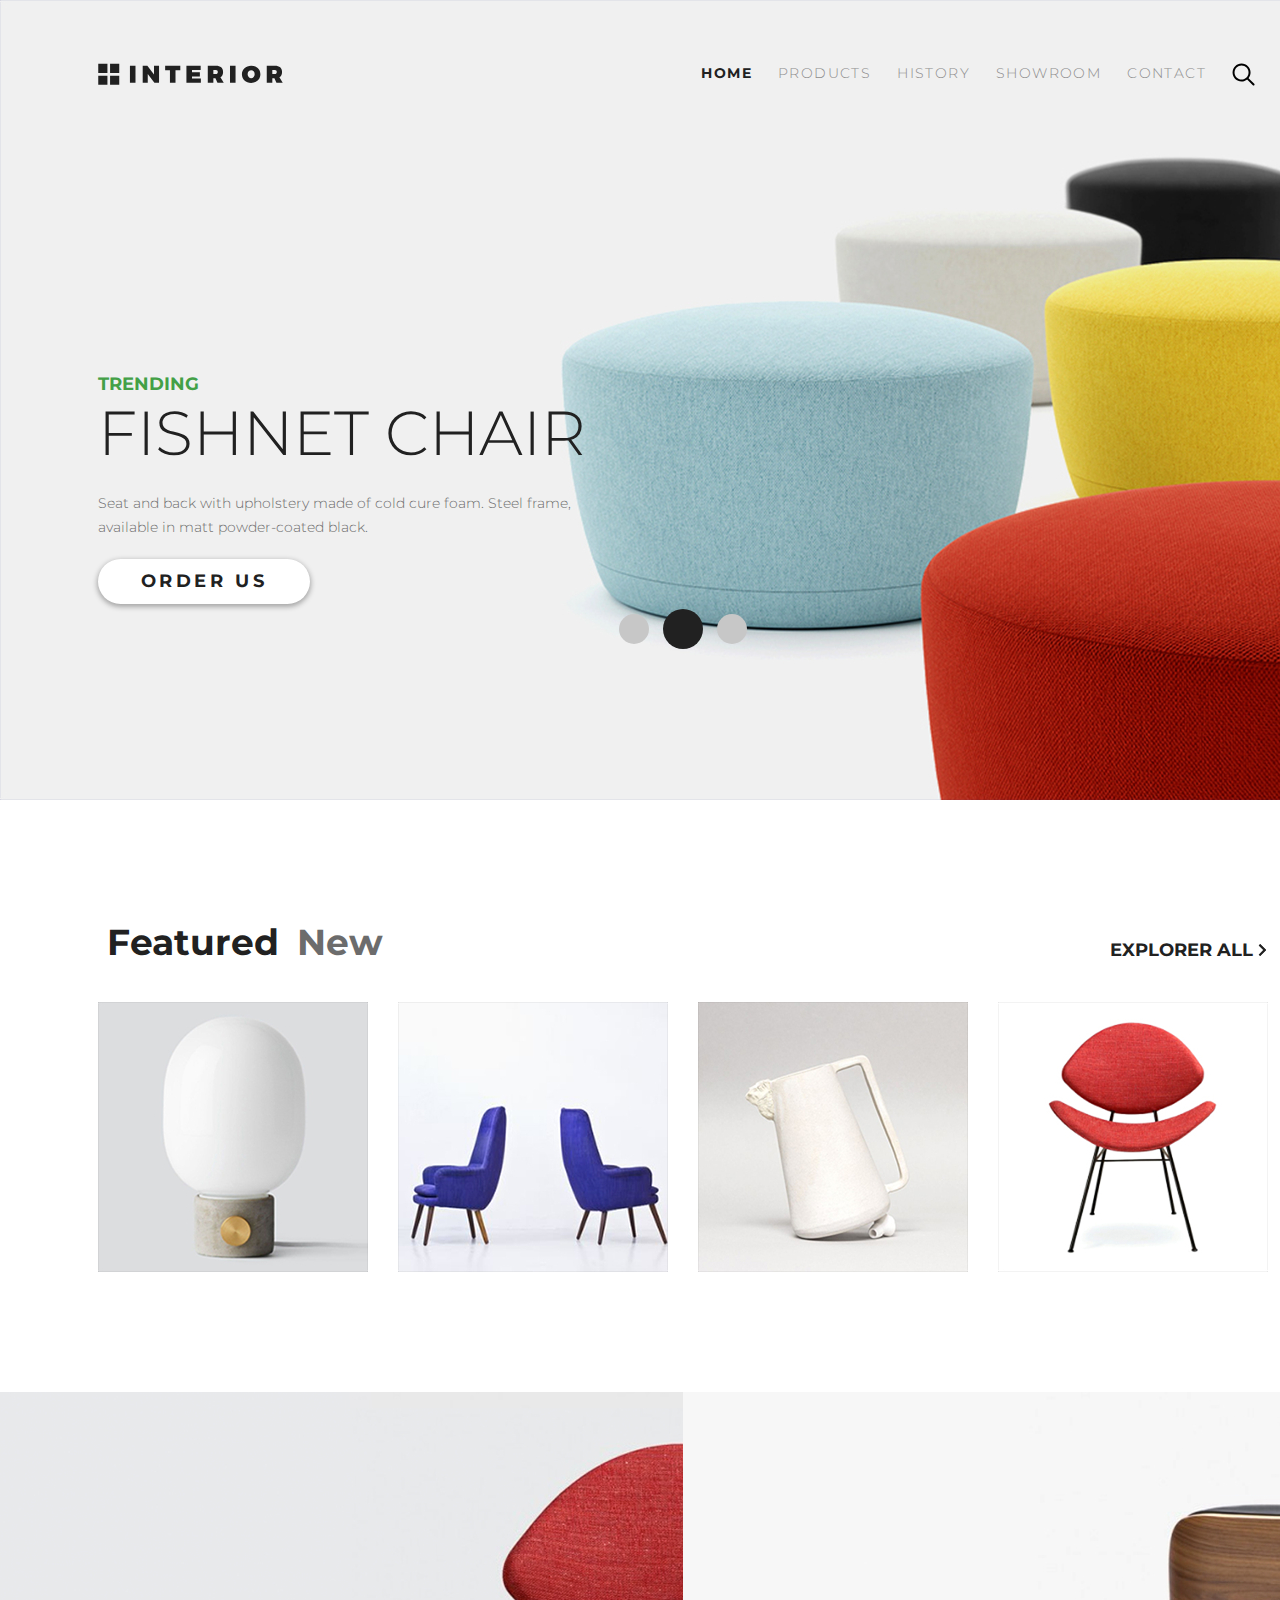
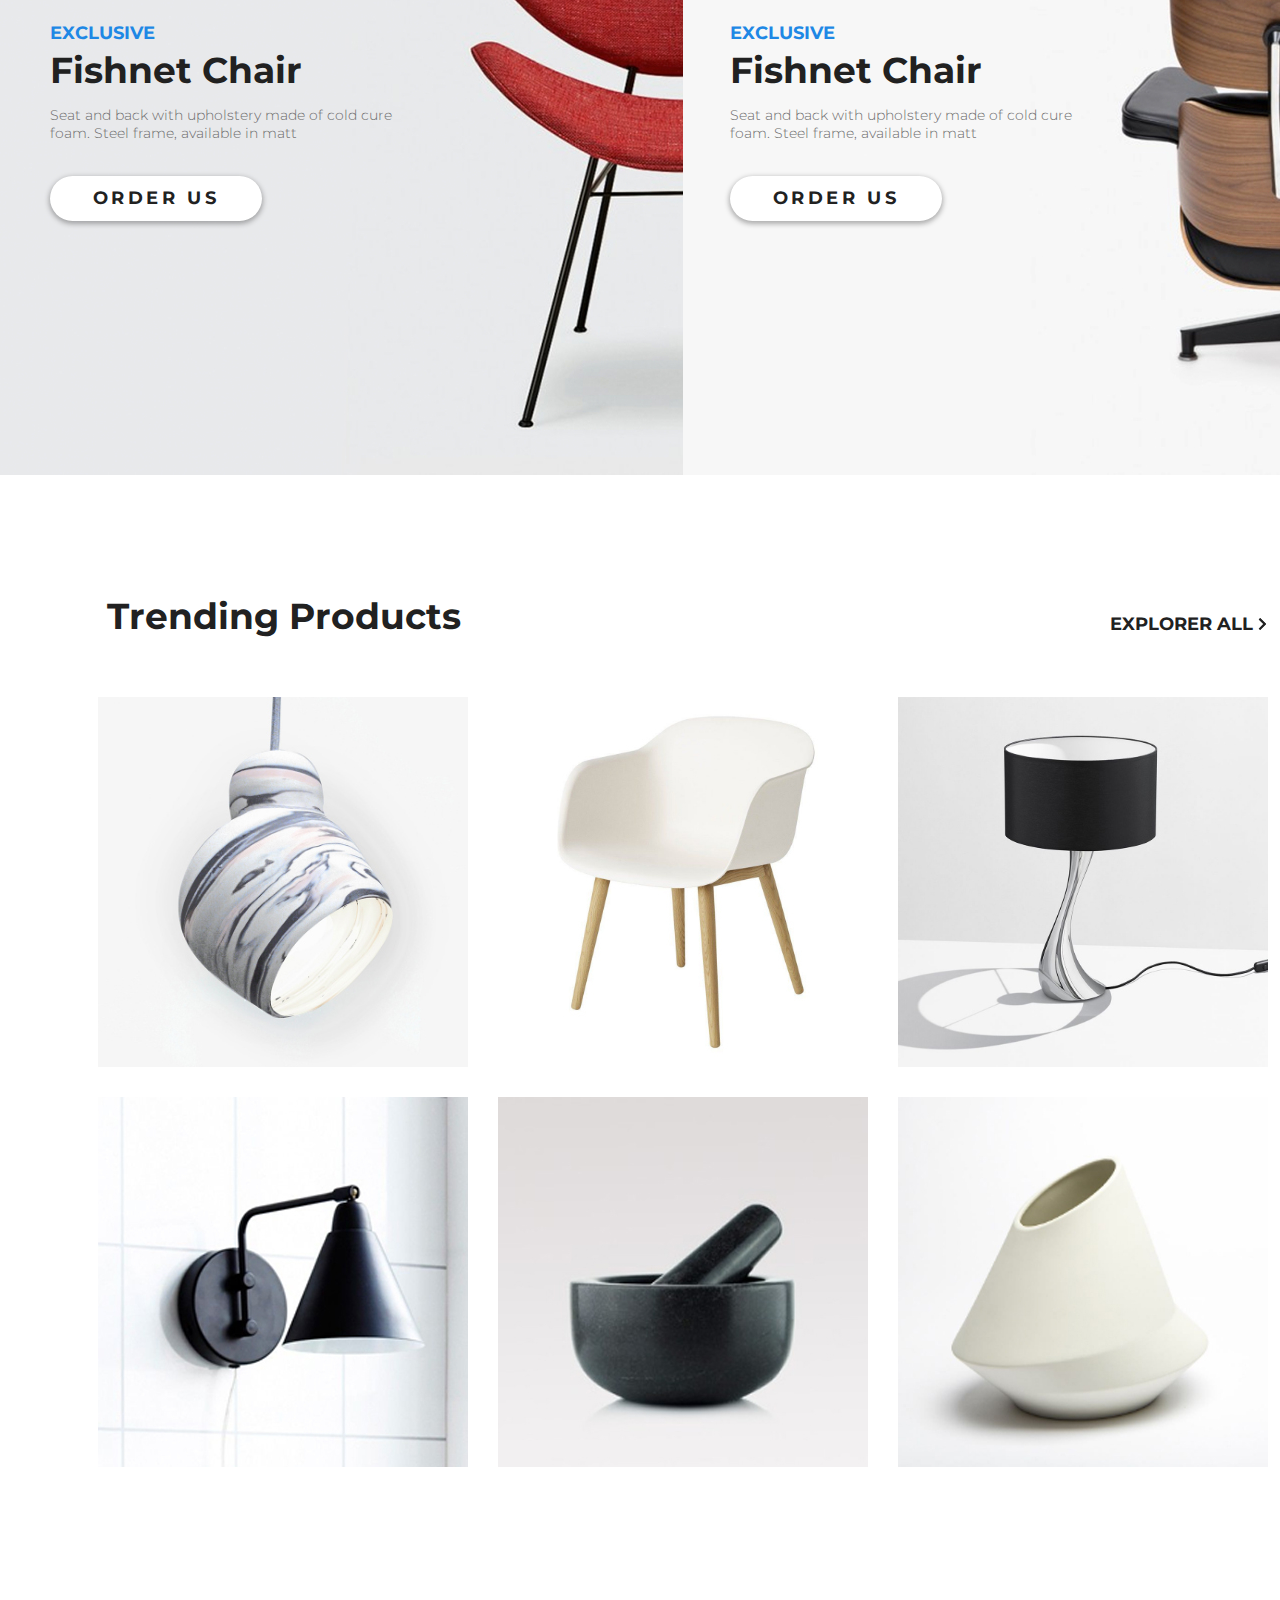
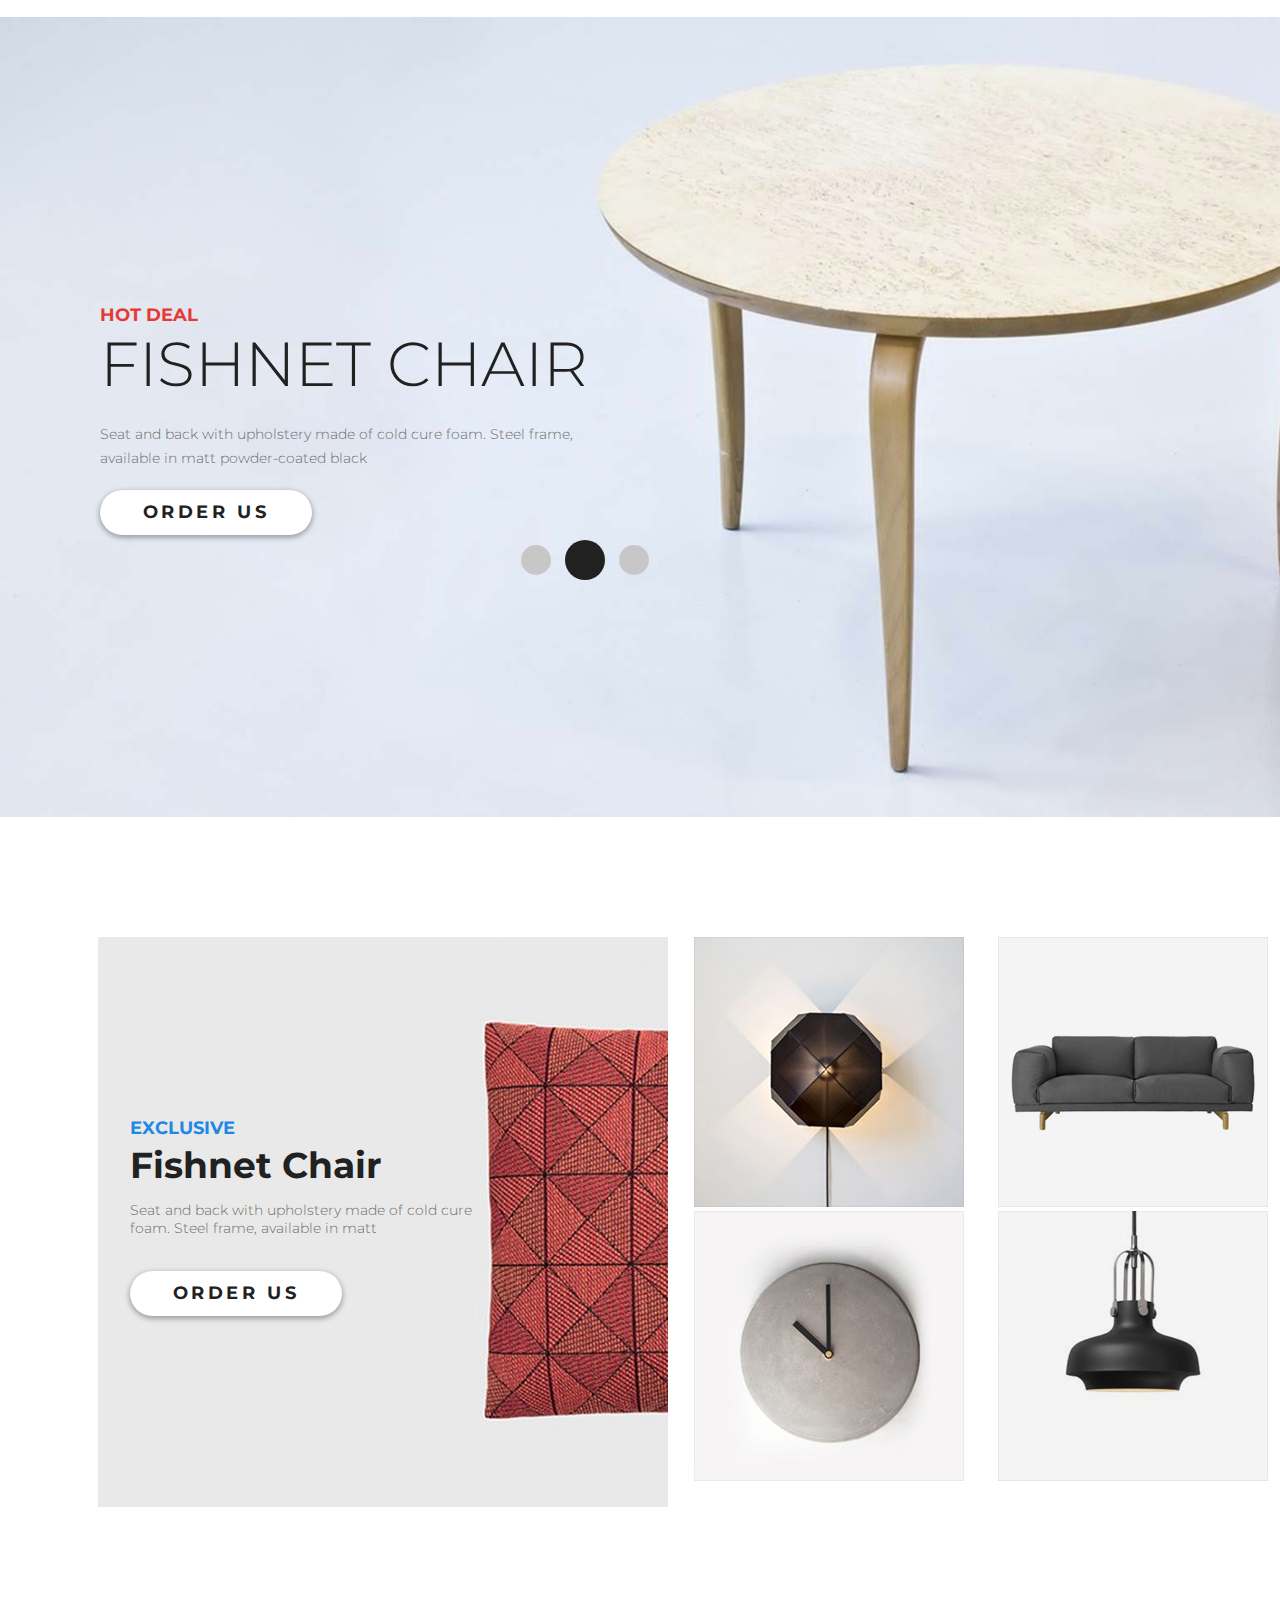
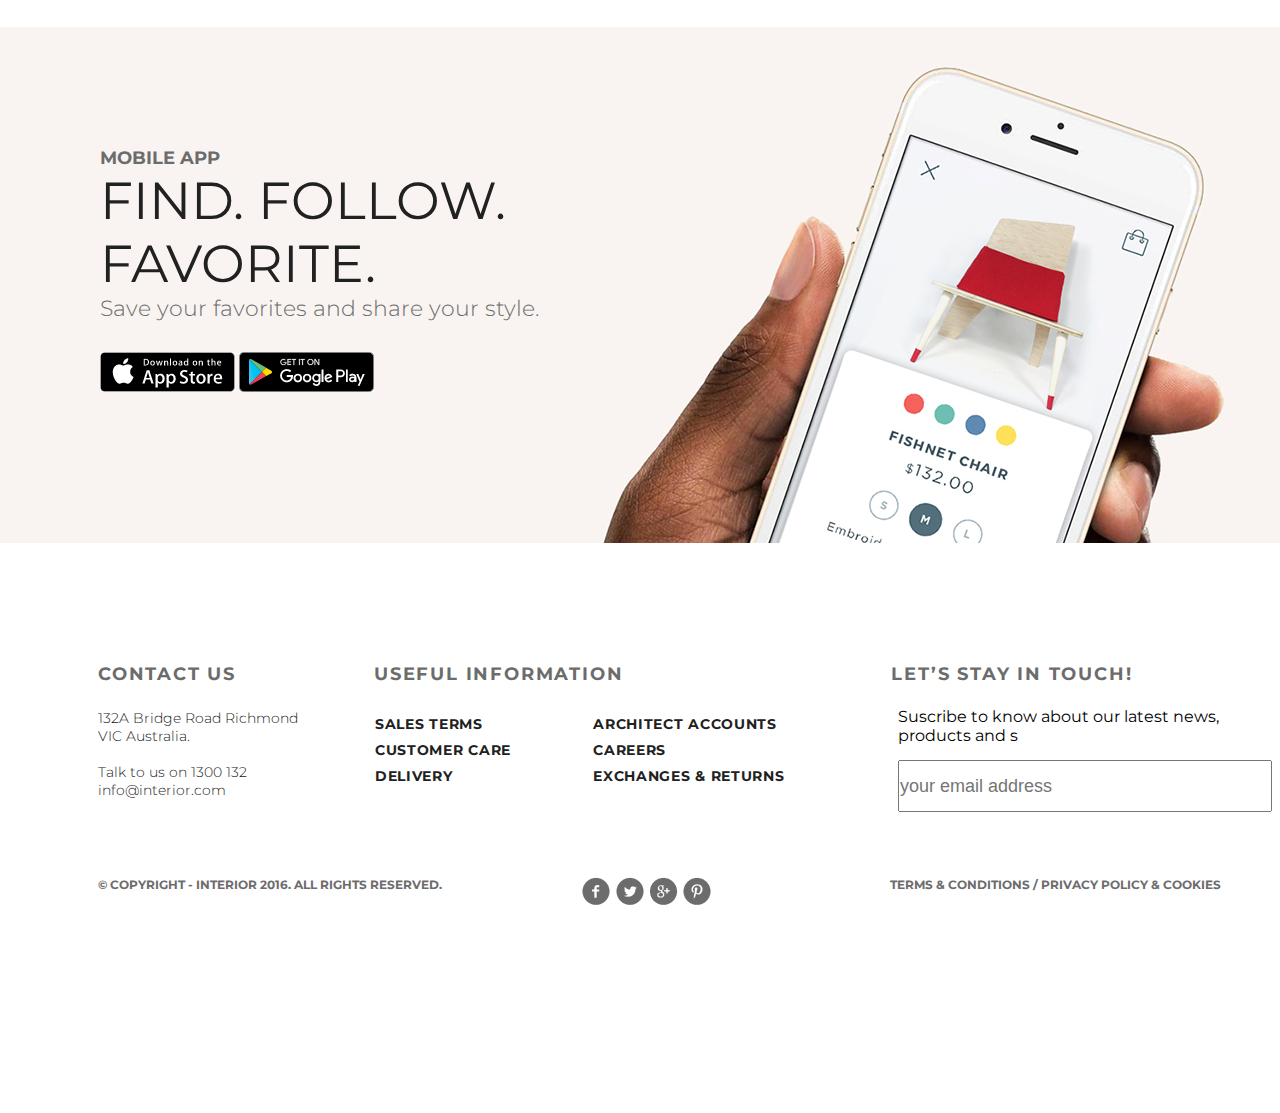
<file: index.html>
<!DOCTYPE html>
<html lang="en">

<head>
    <link rel="stylesheet" href="style/style.css">
    <meta charset="UTF-8">
    <link href="https://fonts.googleapis.com/css?family=Montserrat:100,300,400,700&display=swap" rel="stylesheet">
    <link rel="shortcut icon" href="/img/favicon.ico" type="image/x-icon">
    <title>home</title>
</head>

<body>
    <div class="container">
        <div class="slider padding-site">
            <div class="header clearfix">
                <a href="#"><img src="img/logo.svg" alt="logo"></a>
                <ul class="menu clearfix">
                    <li class="menu-list"><a href="#" class="menu-link menu-link-active">HOME</a></li>
                    <li class="menu-list"><a href="products.html" class="menu-link menu-link-active3">PRODUCTS</a></li>
                    <li class="menu-list"><a href="#" class="menu-link menu-link-active3">HISTORY</a></li>
                    <li class="menu-list"><a href="product-deails.html" class="menu-link menu-link-active3">SHOWROOM</a></li>
                    <li class="menu-list"><a href="contact.html" class="menu-link menu-link-active3">CONTACT</a></li>
                    <li class="menu-list">
                        <a href="#" class="menu-link"><img src="img/search.svg" alt="search"></a>
                    </li>
                </ul>
            </div>
            <div class="slider-text">
                <p class="slider-trending">TRENDING</p>
                <h2 class="slider-h2">Fishnet Chair</h2>
                <p class="slider-content">Seat and back with upholstery made of cold cure foam. Steel frame, available in matt powder-coated black.</p> <a href="" class="button">Order Us</a> </div>
            <div class="pagination">
                <a href="" class="circle"></a>
                <a href="" class="circle circle-active"></a>
                <a href="" class="circle"></a>
            </div>
        </div>
        <div class="featured">
            <ul class="new">
                <li class="new-list "><a href="#" class="new-link new-link-active new-link-active2">Featured</a></li>
                <li class="new-list"><a href="#" class="new-link new-link-active2">New</a></li>
            </ul>
            <a href="">
                <p class="explorer">Explorer All <img src="img/arrow.svg" alt="arrow"> </p>
            </a>
        </div>
        <div class="products">
                <div class="product">
                    <img src="img/product-1.jpg" alt="product1">
                    <div class="cover">
                        <img src="img/arrow.png" alt="product2">
                        <div class="coverHead">
                            Fishnet Chair
                        </div>
                        <div class="coverDesc">
                            Seat and back with upholstery made of cold cure foam
                        </div>
                    </div>
                </div>

                <div class="product">
                    <div class="product">
                        <img src="img/product-2.jpg" alt="product">
                        <div class="cover">
                            <img src="img/arrow.png" alt="arrow">
                            <div class="coverHead">
                                Fishnet Chair
                            </div>
                            <div class="coverDesc">
                                Seat and back with upholstery made of cold cure foam
                            </div>
                        </div>
                    </div>
                </div>
                <div class="product">
                    <div class="product">
                        <img src="img/product-3.jpg" alt="product">
                        <div class="cover">
                            <img src="img/arrow.png" alt="product">
                            <div class="coverHead">
                                Fishnet Chair
                            </div>
                            <div class="coverDesc">
                                Seat and back with upholstery made of cold cure foam
                            </div>
                        </div>
                    </div>
                </div>
                <div class="product">
                    <div class="product">
                        <img src="img/product-4.jpg" alt="chair">
                        <div class="cover">
                            <img src="img/arrow.png" alt="product">
                            <div class="coverHead">
                                Fishnet Chair
                            </div>
                            <div class="coverDesc">
                                Seat and back with upholstery made of cold cure foam
                            </div>
                        </div>
                    </div>
                </div>

            </div>
        <div class="promo-product">
            <ul class="table2">
                <li class="table-menu2"><img src="img/promo-img1.jpg" alt="product"> </li>
                <li class="table-menu2"><img src="img/promo-img.jpg" alt="product"> </li>
            </ul>
            <div class="promo-slider">
                <p class="exclusive">exclusive</p>
                <h2 class="slider-h3">Fishnet Chair</h2>
                <p class="slider-content3">Seat and back with upholstery made of cold cure foam. Steel frame, available in matt</p> <a href="" class="button">Order Us</a> </div>
            <div class="promo-slider2">
                <p class="exclusive">exclusive</p>
                <h2 class="slider-h3">Fishnet Chair</h2>
                <p class="slider-content3">Seat and back with upholstery made of cold cure foam. Steel frame, available in matt</p> <a href="" class="button">Order Us</a> </div>
        </div>
        <div class="featured2">
            <ul class="new">
                <li class="new-list"><a href="#" class="new-link new-link-active">Trending Products</a></li>
            </ul>
            <a href="">
                <p class="explorer">Explorer All <img src="img/arrow.svg" alt="arrow"> </p>
            </a>
        </div>
        <div class="trending1">
            <ul class="trending-table">
                <li class="trending-menu">
                    <a href="#" class="trending-link"><img src="img/product-11.jpg" alt="product" class=""></a>
                </li>
                <li class="trending-menu">
                    <a href="#" class="trending-link"><img src="img/product-21.jpg" alt="product"></a>
                </li>
                <li class="trending-menu">
                    <a href="#" class="trending-link"><img src="img/product-31.jpg" alt="product"></a>
                </li>
            </ul>
        </div>
        <div class="trending2">
            <ul class="trending-table">
                <li class="trending-menu">
                    <a href="#" class="trending-link"><img src="img/product-41.jpg" alt="product" class=""></a>
                </li>
                <li class="trending-menu">
                    <a href="#" class="trending-link"><img src="img/product-5.jpg" alt="product"></a>
                </li>
                <li class="trending-menu">
                    <a href="#" class="trending-link"><img src="img/product-6.jpg" alt="product"></a>
                </li>
            </ul>
        </div>
        <div class="slider2">
            <div class="slider-text2">
                <p class="slider-trending2">Hot deal</p>
                <h2 class="slider-h2">Fishnet Chair</h2>
                <p class="slider-content">Seat and back with upholstery made of cold cure foam. Steel frame, available in matt powder-coated black</p> <a href="" class="button">Order Us</a> </div>
            <div class="pagination">
                <a href="" class="circle"></a>
                <a href="" class="circle circle-active"></a>
                <a href="" class="circle"></a>
            </div>
        </div>
        <div class="exclusive-table">
            <div class="exclusive-text">
                <p class="exclusive">exclusive</p>
                <h2 class="slider-h3">Fishnet Chair</h2>
                <p class="slider-content3">Seat and back with upholstery made of cold cure foam. Steel frame, available in matt</p> <a href="" class="button">Order Us</a></div>
            <div class="exclusive-product"><img src="img/product-1-lg.jpg" alt="product"> </div>
            <div class="exclusive-product2">
                <a href="#" class="exclusive-link"><img src="img/product-2-sm.jpg" alt="product"></a>
                <a href="#" class="exclusive-link"><img src="img/product-3-sm.jpg" alt="product"></a>
                <div class="exclusive-product3">
                    <a href="#" class="exclusive-link"><img src="img/product-4-sm.jpg" alt="product"></a>
                    <a href="#" class="exclusive-link"><img src="img/product-5-sm.jpg" alt="product"></a>
                </div>
            </div>
        </div>
        <div class="back">
            <div class="app">
                <p class="back-mobile">mobile app</p>
                <h3 class="back-h3">Find. Follow. Favorite.</h3>
                <p class="back-content3">Save your favorites and share your style.</p>
                <div class="app-picture">
                    <a href="#" class="appstore"><img src="img/app-store.jpg" alt="appstore"></a>
                    <a href="#" class="googleplay"><img src="img/google-play.jpg" alt="googleplay"></a>
                </div>
            </div>
        </div>
        <div class="footer">
            <div class="info">
                <div class="contact-us">
                    <ul class="contact-table">
                        <li class="contact-list"><a href="#" class="contact-link">Contact Us</a></li>
                        <li class="contact-list contact-list2"><a href="#" class="contact-link">Useful Information</a></li>
                        <li class="contact-list">Let’s Stay in Touch!</li>
                    </ul>
                </div>
                <div class="adress">
                    <p>132A Bridge Road Richmond VIC Australia.</p>
                    <br>
                    <p>Talk to us on 1300 132 info@interior.com</p>
                </div>
                <div class="useful">
                    <ul class="useful">
                        <li class="useful-list">Sales terms</li>
                        <li class="useful-list">Customer care</li>
                        <li class="useful-list">Delivery</li>
                    </ul>
                    <ul class="useful">
                        <li class="useful-list">Architect accounts </li>
                        <li class="useful-list">Careers</li>
                        <li class="useful-list">Exchanges & returns</li>
                    </ul>
                </div>
                <div class="let">
                    <ul class="let-menu">
                        <li class="let-list">Suscribe to know about our latest news, products and s </ul>
                </div>
                <div class="input">
                    <input class="input-form" type="password" placeholder="your email address"> </div>
            </div>
            <div class="">
                <ul class="last-menu">
                    <li class="last-list">© Copyright - INTERIOR 2016. All Rights Reserved.</li>
                    <li class="last-list"><img src="img/social-links.jpg" alt="social"></li>
                    <li class="last-list last-list2">Terms & Conditions / Privacy policy & Cookies</li>
                </ul>
            </div>
        </div>
    </div>
</body>

</html>
</file>
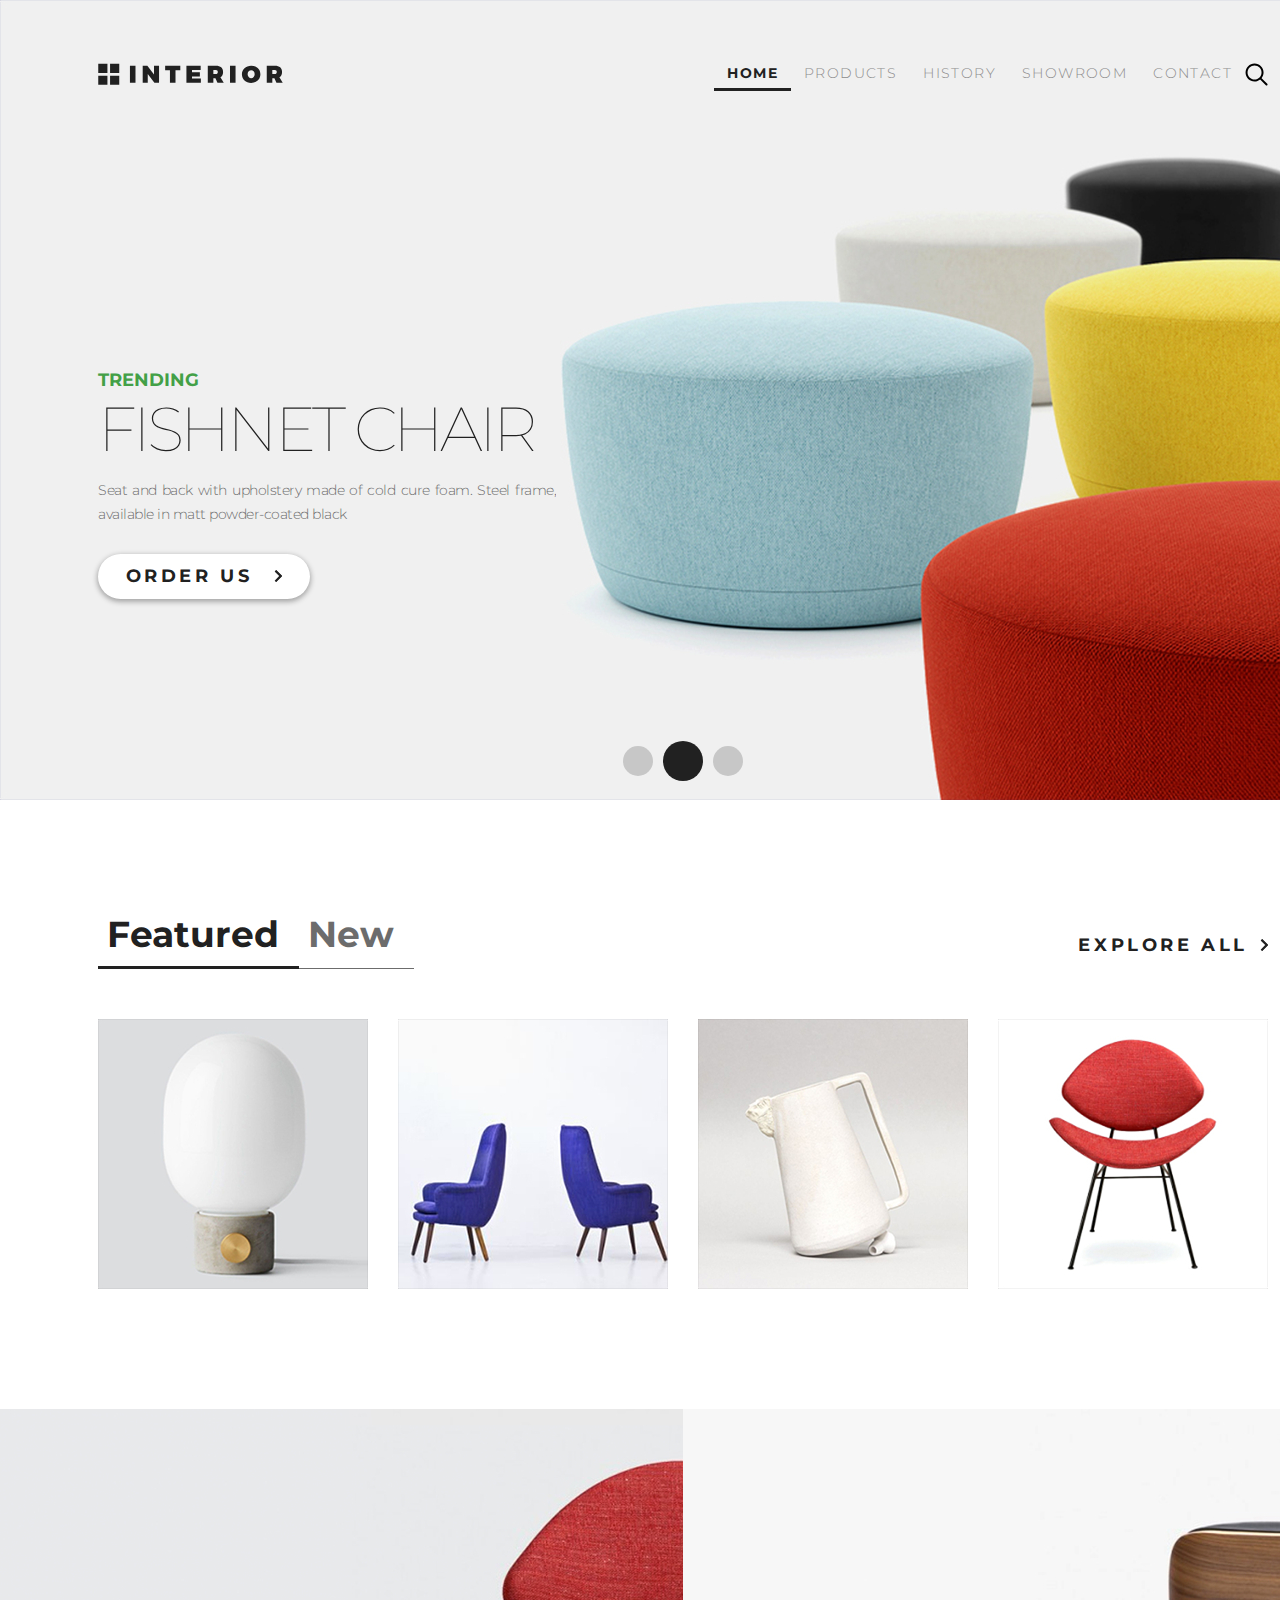
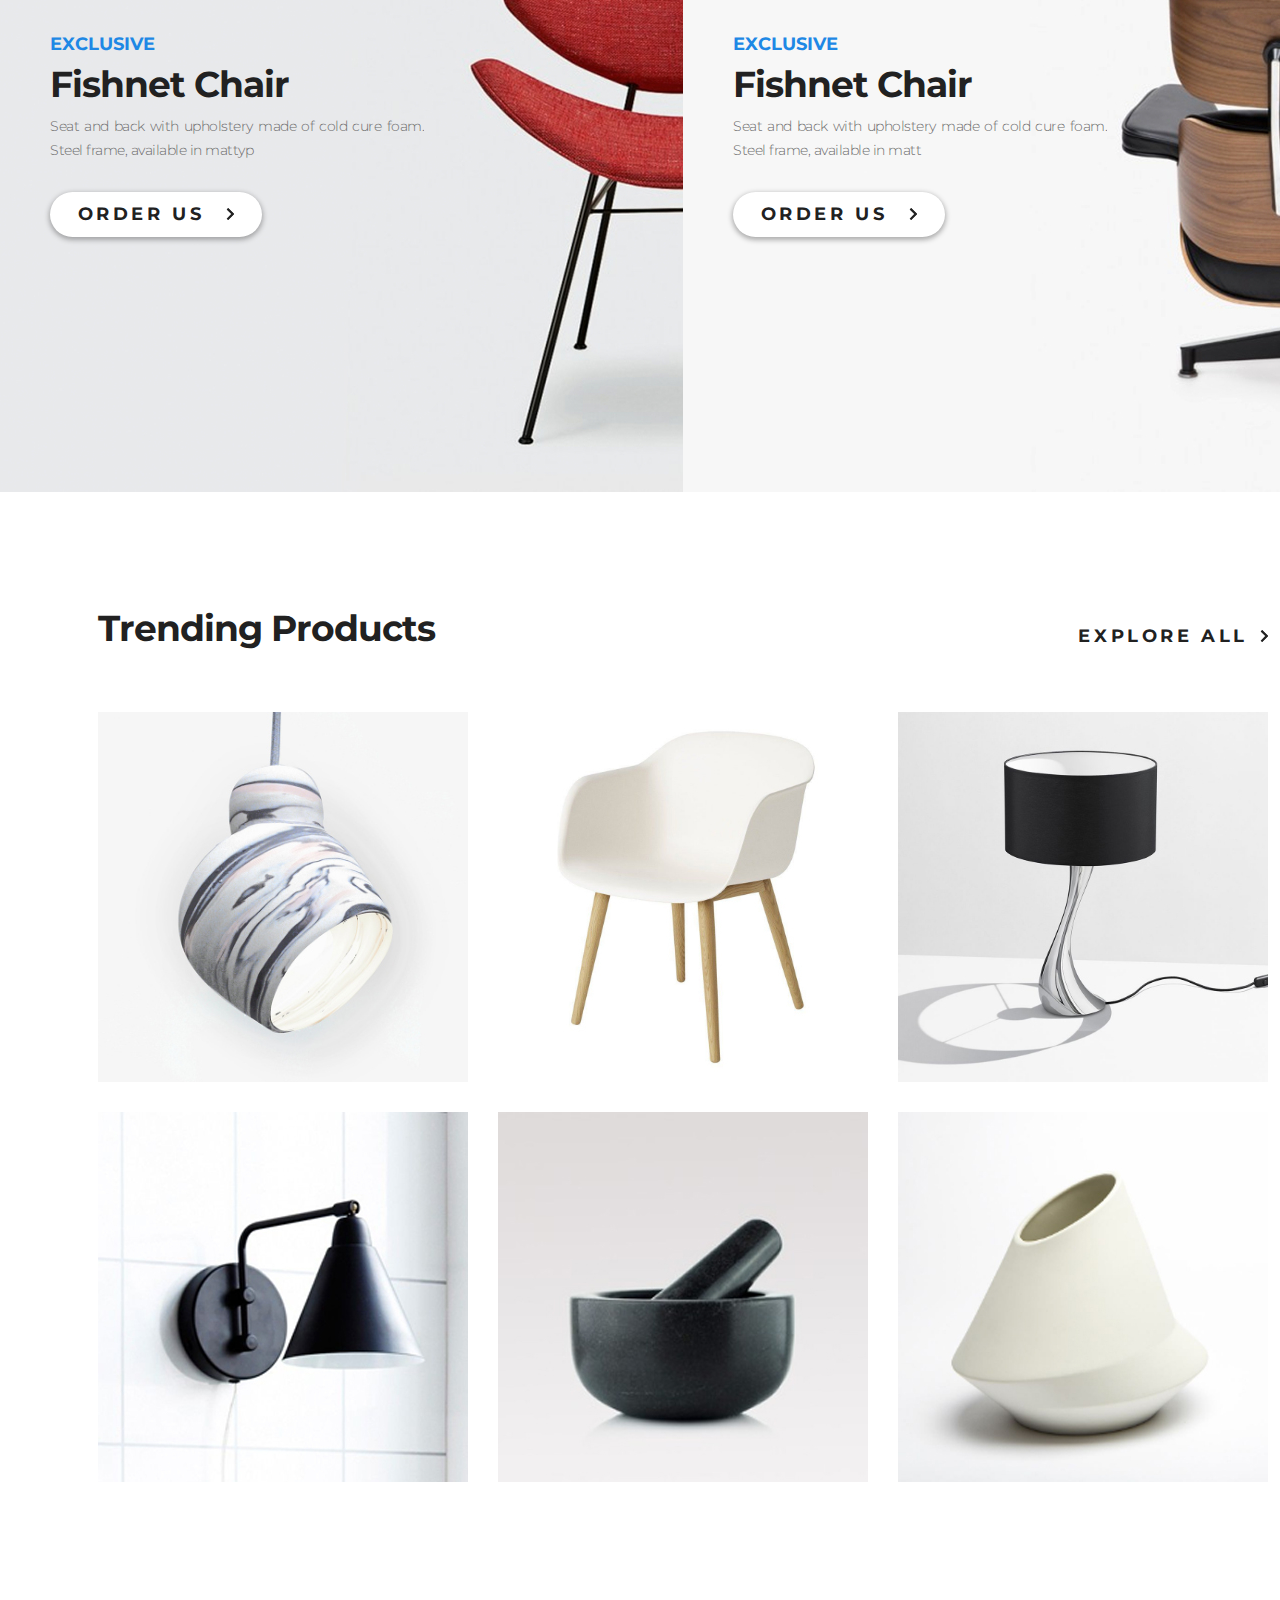
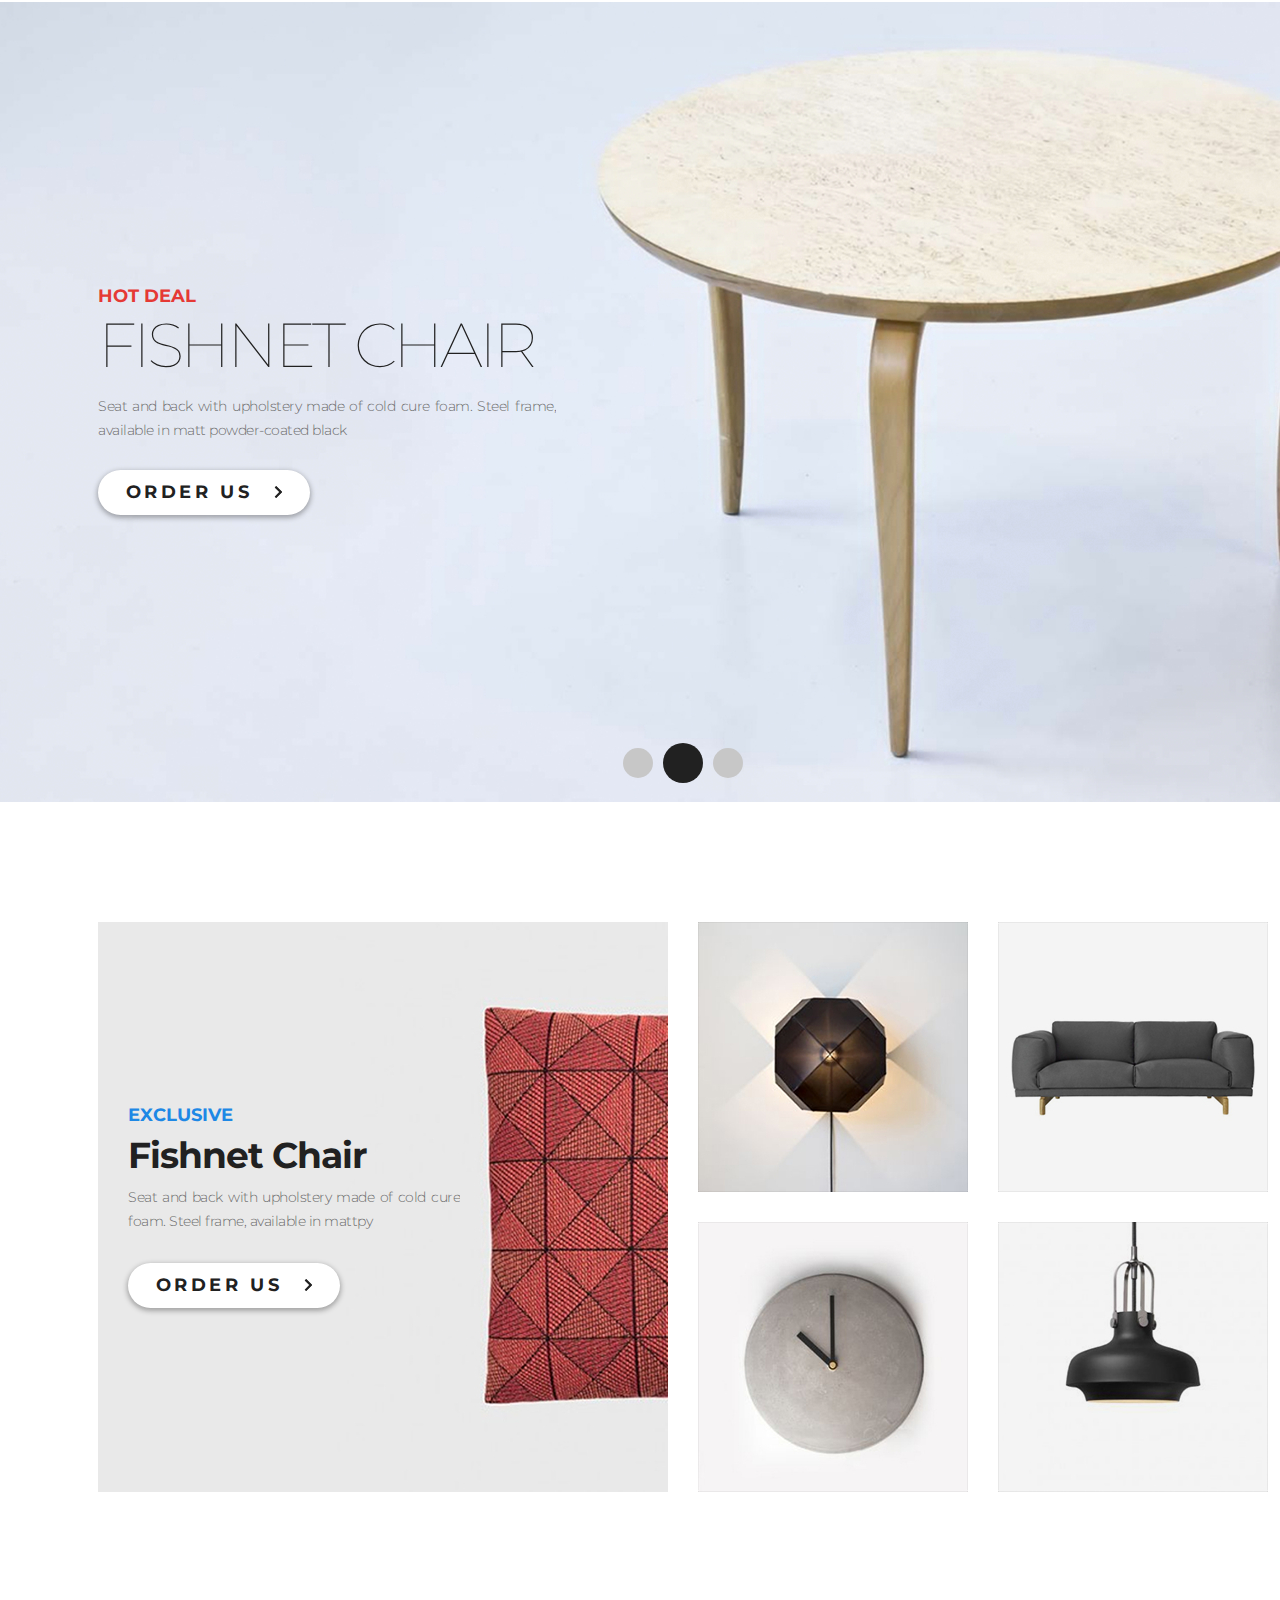
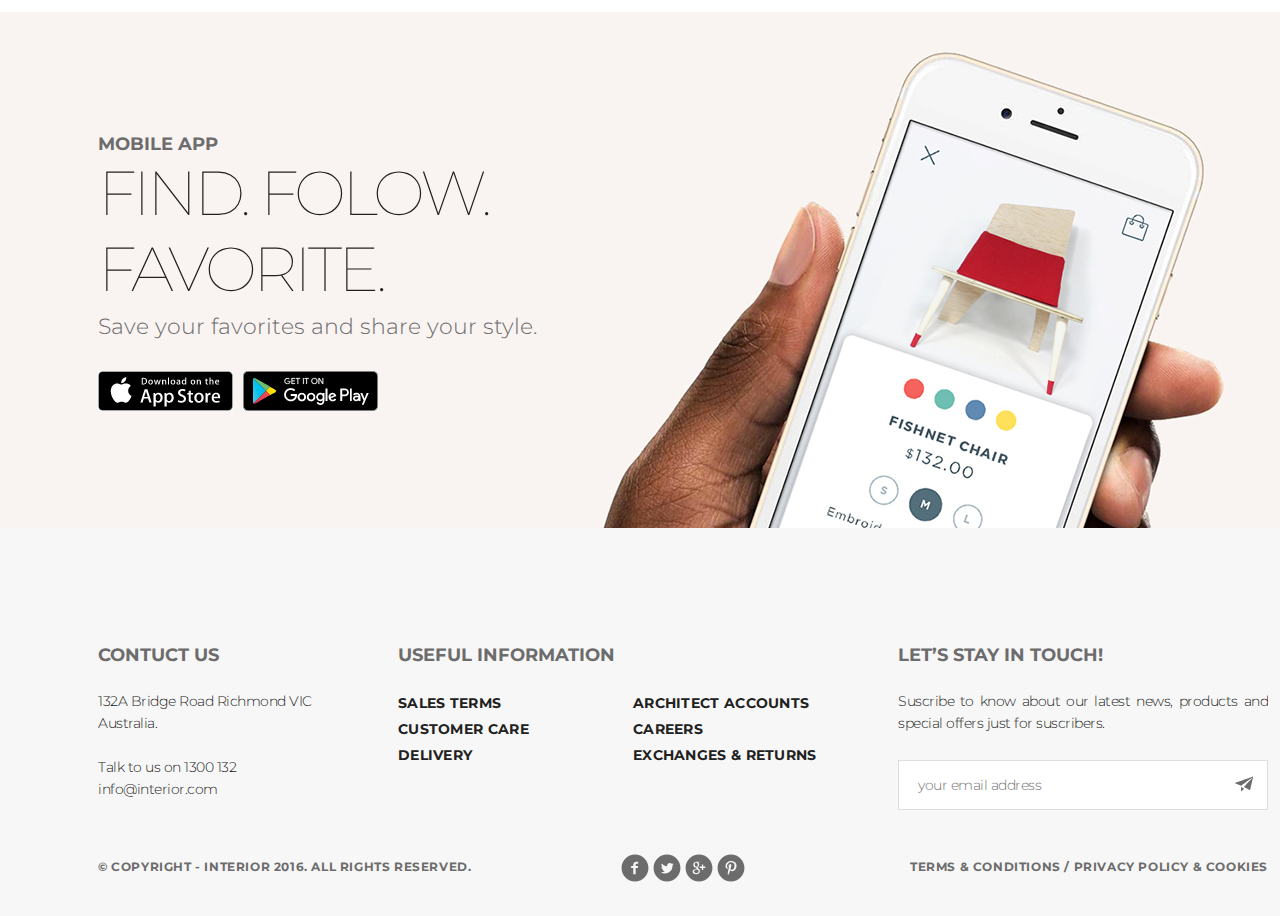
<file: work/index.html>
<!doctype html>
<html lang="ru">
    <head>
        <meta charset="UTF-8"/>
        <title>Document</title>
        <link href="style.css" rel="stylesheet"/>
        <link href="https://fonts.googleapis.com/css?family=Montserrat:100,300,400,700&display=swap" rel="stylesheet">
    </head>
    <body>
        <div class="container">
            <header cla styless="clearfix">
                <a href="#">
                    <img alt="logo" src="img/logo.svg"/>
                </a>
                <nav class="right">
                    <ul class="menu">
                        <li class="menu-list"><a class="menu-link menu-link-active" href="#">home</a></li>
                        <li class="menu-list"><a class="menu-link" href="#">products</a></li>
                        <li class="menu-list"><a class="menu-link" href="#">history</a></li>
                        <li class="menu-list"><a class="menu-link" href="#">showroom</a></li>
                        <li class="menu-list"><a class="menu-link" href="#">contact</a></li>
                        <li class="menu-list"><a href="#"><img alt="search" src="img/search.svg"/></a></li>
                    </ul>
                </nav>
            </header>
            <div class="block slider clearfix">
                <img class="back" alt="" src="img/slider-img.jpg"/>
                <div id="slider1-body">
                    <p class="title18 green">Trending</p>
                    <h2 class="caption62">Fishnet Chair</h2>
                    <p class="content14">Seat and back with upholstery made of cold cure foam. Steel frame, available in matt powder-coated black</p>
                    <a class="btn-long" href="#">Order Us</a>
                </div>
                <div class="navigation">
                    <a class="circle" href="#"></a>
                    <a class="circle circle-active" href="#"></a>
                    <a class="circle" href="#"></a>
                </div>
            </div>
            <div id="new-featured" class="block clearfix">
                <div class="clearfix">
                    <ul class="tab-control left clearfix">
                        <li class="tab-item">
                            <a class="caption36 tab-link tab-link-active" href="#">featured</a>
                        </li>
                        <li class="tab-item">
                            <a class="caption36 tab-link" href="#">new</a>
                        </li>
                    </ul>
                    <a class="btn right" href="#">explore all</a>
                </div>
                <ul id="featured-list" class="product-list clearfix">
                    <li class="product-item">
                        <img class="block270" alt="product_1" src="img/product-1.jpg"/>
                        <div class="product-item-hover block270-cnt">
                            <a href="#" class="btn48"></a>
                            <h2 class="caption22">Fishnet Chair</h2>
                            <p class="content14">Seat and back with upholstery made of cold cure foam.</p>
                        </div>
                    </li>
                    <li class="product-item">
                        <img class="block270" alt="product_2" src="img/product-2.jpg"/>
                        <div class="product-item-hover block270-cnt">
                            <a href="#" class="btn48"></a>
                            <h2 class="caption22">Mauris ultrices</h2>
                            <p class="content14">Ac placerat vestibulum, lectus mauris ultrices eros, in cursus turpis.</p>
                        </div>
                    </li>
                    <li class="product-item">
                        <img class="block270" alt="product_3" src="img/product-3.jpg"/>
                        <div class="product-item-hover block270-cnt">
                            <a href="#" class="btn48"></a>
                            <h2 class="caption22">Est placerat</h2>
                            <p class="content14">Sit amet mauris commodo quis imperdiet massa tincidunt nunc pulvinar?</p>
                        </div>
                    </li>
                    <li class="product-item">
                        <img class="block270" alt="product_4" src="img/product-4.jpg"/>
                        <div class="product-item-hover block270-cnt">
                            <a href="#" class="btn48"></a>
                            <h2 class="caption22">Red Chair</h2>
                            <p class="content14">Turpis egestas pretium aenean pharetra, magna ac placerat vestibulum, lectus.</p>
                        </div>
                    </li>
                </ul>
            </div>
            <div id="promo" class="clearfix">
                <div class="block683 left">
                    <img class="back" alt="" src="img/promo-img1.jpg"/>
                    <p class="title18 blue">exclusive</p>
                    <h2 class="caption36">Fishnet Chair</h2>
                    <p class="content14">Seat and back with upholstery made of cold cure foam. Steel frame, available in mattyp</p>
                    <a class="btn-long" href="#">order us</a>
                </div>
                <div class="block683 left">
                    <img class="back" alt="" src="img/promo-img2.jpg"/>
                    <p class="title18 blue">exclusive</p>
                    <h2 class="caption36" >Fishnet Chair</h2>
                    <p class="content14">Seat and back with upholstery made of cold cure foam. Steel frame, available in matt</p>
                    <a class="btn-long" href="#">order us</a>
                </div>
            </div>
            <div id="trending" class="block clearfix">
                <div id="trending-header" class="clearfix">
                    <h1 class="caption36 left">trending products</h1>
                    <a class="btn right" href="">explore all</a>
                </div>
                <ul class="product-list">
                    <li class="product-item">
                        <a href="#">
                            <img class="block370" alt="trending1" src="img/trending1.jpg"/>
                        </a>
                    </li>
                    <li class="product-item">
                        <a href="#">
                            <img class="block370" alt="trending2" src="img/trending2.jpg"/>
                        </a>
                    </li>
                    <li class="product-item">
                        <a href="#">
                            <img  class="block370"alt="trending3" src="img/trending3.jpg"/>
                        </a>
                    </li>
                    <li class="product-item">
                        <a href="#">
                            <img class="block370" alt="trending4" src="img/trending4.jpg"/>
                        </a>
                    </li>
                    <li class="product-item">
                        <a href="#">
                            <img class="block370" alt="trending5" src="img/trending5.jpg"/>
                        </a>
                    </li>
                    <li class="product-item">
                        <a href="#">
                            <img class="block370" alt="trending6" src="img/trending6.jpg"/>
                        </a>
                    </li>
                </ul>
            </div>
            <div class="block slider clearfix">
                <img class="back" alt="" src="img/slider2.jpg"/>
                <div id="slider2-body">
                    <p class="title18 red">hot deal</p>
                    <h2 class="caption62">Fishnet Chair</h2>
                    <p class="content14">Seat and back with upholstery made of cold cure foam. Steel frame, available in matt powder-coated black</p>
                    <a class="btn-long" href="#">Order Us</a>
                </div>
                <div class="navigation">
                    <a class="circle" href="#"></a>
                    <a class="circle circle-active" href="#"></a>
                    <a class="circle" href="#"></a>
                </div>
            </div>
            <div id="exclusive" class="block clearfix">
                <ul class="product-list">
                    <li class="product-item">
                        <div class="block570">
                            <img class="back" alt="" src="img/exclusive_main.jpg"/>
                            <p class="title18 blue">exclusive</p>
                            <h2 class="caption36">Fishnet Chair</h2>
                            <p class="content14">Seat and back with upholstery made of cold cure foam. Steel frame, available in mattpy</p>
                            <a class="btn-long" href="#">order us</a>
                        </div>
                    </li>
                    <li class="product-item">
                        <a href="#">
                            <img class="block270" alt="exclusive_1" src="img/exclusive_1.jpg"/>
                        </a>
                    </li>
                    <li class="product-item">
                        <a href="#">
                            <img class="block270" alt="exclusive_2" src="img/exclusive_2.jpg"/>
                        </a>
                    </li>
                    <li class="product-item">
                        <a  href="#">
                            <img class="block270" alt="exclusive_3" src="img/exclusive_3.jpg"/>
                        </a>
                    </li>
                    <li class="product-item">
                        <a href="#">
                            <img class="block270" alt="exclusive_4" src="img/exclusive_4.jpg"/>
                        </a>
                    </li>
                </ul>
            </div>
            <div id="mobile" class="block clearfix">
                <p class="title18 grey">mobile app</p>
                <h2 class="caption62">find. folow. favorite.</h2>
                <p class="content22">Save your favorites and share your style.</p>
                <a class="store left" href="#">
                    <img alt="AppStore" src="img/app-store.jpg"/>
                </a>
                <a class="store left" href="#">
                    <img alt="GooglePlay" src="img/google-play.jpg"/>
                </a>
            </div>
            <footer class="footer">
                <div class="clearfix">
                    <div id="contact-block" class="left">
                        <h1 class="title18 grey">contuct us</h1>
                        <p class="content14">
                            132A Bridge Road Richmond VIC <br/>
                            Australia. <br/><br/>
                            Talk to us on <a href="tel:1300 132" class="tel-link">1300 132</a><br/>
                            info@interior.com
                        </p>
                    </div>
                    <div id="useful-block" class="left">
                        <h1 class="title18 grey">useful information</h1>
                        <ul class="useful-list"> 
                            <li class="useful-item"><a class="title14" href="#">Sales terms</a></li>
                            <li class="useful-item"><a class="title14" href="#">Architect accounts</a></li>
                            <li class="useful-item"><a class="title14" href="#">Customer care</a></li>
                            <li class="useful-item"><a class="title14" href="#">Careers</a></li>
                            <li class="useful-item"><a class="title14" href="#">Delivery</a></li>
                            <li class="useful-item"><a class="title14" href="#">Exchanges & returns</a></li>                       </ul>
                    </div>
                    <div id="subscribe-block" class="left">
                        <h1 class="title18 grey">Let’s Stay in Touch!</h1>
                        <p class="content14">Suscribe to know about our latest news, products and special offers just for suscribers.</p>
                        <form id="subscribe-form" action="#">
                            <input class="content14" id="subscribe" type="email" placeholder="your email address" />
                            <input id="submit" type="image" src="img/send.svg"/>
                        </form>
                    </div>
                </div>
                <div id="footer-bottom">
                    <p class="title12 left">&copy; Copyright - INTERIOR 2016. All Rights Reserved.</p>
                    <div class="social left">
                        <a href="#"><img class="social-img" alt="facebook" src="img/facebook.svg"/></a>
                        <a href="#"><img class="social-img"  alt="twetter" src="img/twitter.svg"/></a>
                        <a href="#"><img class="social-img"  alt="google+" src="img/google+.svg"/></a>
                        <a href="#"><img class="social-img"  alt="pinterest" src="img/pinterest.svg"/></a>
                    </div>
                    <a class="title12 right" href="#">Terms & Conditions  /  Privacy policy & Cookies</a>

                </div>
            </footer>
        </div>
    </body>
</html>
</file>
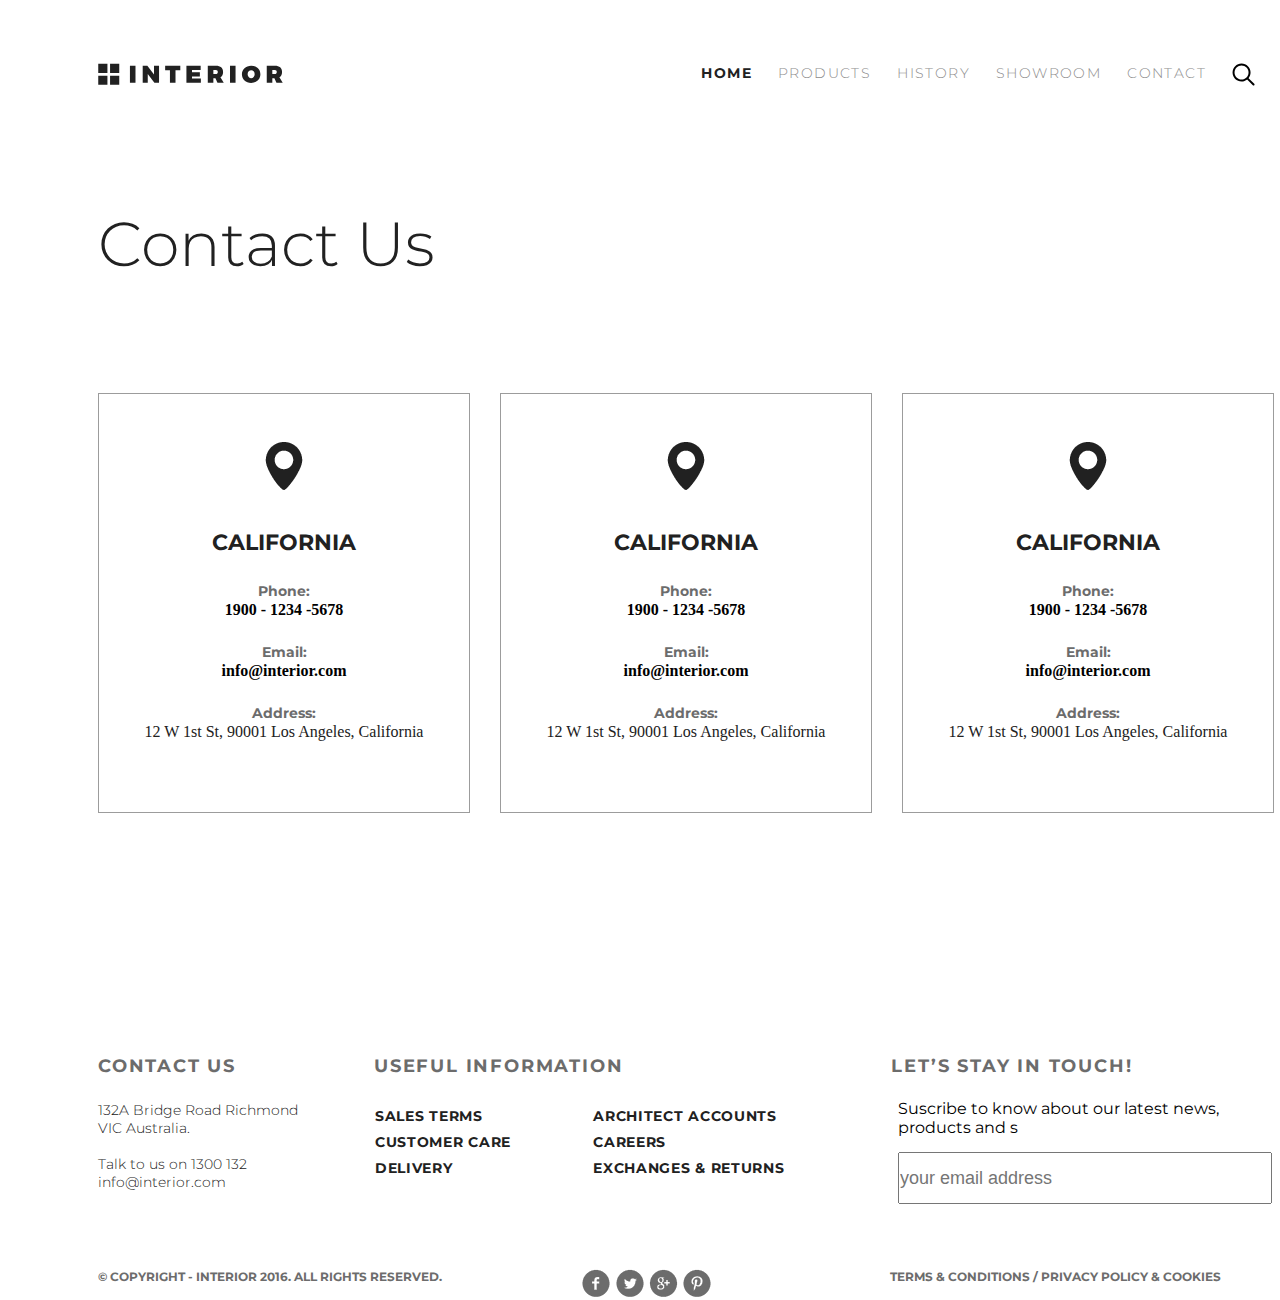
<file: contact.html>
<!DOCTYPE html>
<html lang="en">

<head>
    <link rel="stylesheet" href="style/style.css">
    <meta charset="UTF-8">
    <link href="https://fonts.googleapis.com/css?family=Montserrat:100,300,400,700&display=swap" rel="stylesheet">
    <link rel="shortcut icon" href="/img/favicon.ico" type="image/x-icon">
    <title>Contact Us</title>
</head>

<body>
    <div class="container">
        <div class="padding-site">
            <div class="header clearfix">
                <a href="index.html"><img src="img/logo.svg" alt="logo"></a>
                <ul class="menu clearfix">
                    <li class="menu-list"><a href="index.html" class="menu-link menu-link-active">HOME</a></li>
                    <li class="menu-list"><a href="products.html" class="menu-link menu-link-active3">PRODUCTS</a></li>
                    <li class="menu-list"><a href="#" class="menu-link menu-link-active3">HISTORY</a></li>
                    <li class="menu-list"><a href="product-deails.html" class="menu-link menu-link-active3">SHOWROOM</a></li>
                    <li class="menu-list"><a href="contact.html" class="menu-link menu-link-active3">CONTACT</a></li>
                    <li class="menu-list">
                        <a href="#" class="menu-link"><img src="img/search.svg" alt=""></a>
                    </li>
                </ul>
            </div>
        </div>
        <div class="top">
            <div class="our">
                <p>Contact Us</p>
            </div>
            <div class="table">
                <div class="contact contact1"><img src="img/location.png" alt="">
                    <p class="contact_location">California</p>
                    <p class="contact_grey">Phone:</p>
                    <p class="contact_black">1900 - 1234 -5678</p>
                    <p class="contact_grey">Email:</p>
                    <p class="contact_black">info@interior.com</p>
                    <p class="contact_grey">Address:</p>
                    <p class="contact_adress">12 W 1st St, 90001 Los Angeles, California</p>
                </div>
                <div class="contact contact2"><img src="img/location.png" alt="">
                    <p class="contact_location">California</p>
                    <p class="contact_grey">Phone:</p>
                    <p class="contact_black">1900 - 1234 -5678</p>
                    <p class="contact_grey">Email:</p>
                    <p class="contact_black">info@interior.com</p>
                    <p class="contact_grey">Address:</p>
                    <p class="contact_adress">12 W 1st St, 90001 Los Angeles, California</p>
                </div>
                <div class="contact contact3"><img src="img/location.png" alt="">
                    <p class="contact_location">California</p>
                    <p class="contact_grey">Phone:</p>
                    <p class="contact_black">1900 - 1234 -5678</p>
                    <p class="contact_grey">Email:</p>
                    <p class="contact_black">info@interior.com</p>
                    <p class="contact_grey">Address:</p>
                    <p class="contact_adress">12 W 1st St, 90001 Los Angeles, California</p>
                </div>
            </div>
            <div class="footer3">
                <div class="info">
                    <div class="contact-us">
                        <ul class="contact-table">
                            <li class="contact-list"><a href="#" class="contact-link">Contact Us</a></li>
                            <li class="contact-list contact-list2"><a href="#" class="contact-link">Useful Information</a></li>
                            <li class="contact-list">Let’s Stay in Touch!</li>
                        </ul>
                    </div>
                    <div class="adress">
                        <p>132A Bridge Road Richmond VIC Australia.</p>
                        <br>
                        <p>Talk to us on 1300 132 info@interior.com</p>
                    </div>
                    <div class="useful">
                        <ul class="useful">
                            <li class="useful-list">Sales terms</li>
                            <li class="useful-list">Customer care</li>
                            <li class="useful-list">Delivery</li>
                        </ul>
                        <ul class="useful">
                            <li class="useful-list">Architect accounts </li>
                            <li class="useful-list">Careers</li>
                            <li class="useful-list">Exchanges & returns</li>
                        </ul>
                    </div>
                    <div class="let">
                        <ul class="let-menu">
                            <li class="let-list">Suscribe to know about our latest news, products and s </ul>
                    </div>
                    <div class="input">
                        <input class="input-form" type="password" placeholder="your email address"> </div>
                </div>
                <div class="">
                    <ul class="last-menu">
                        <li class="last-list">© Copyright - INTERIOR 2016. All Rights Reserved.</li>
                        <li class="last-list"><img src="img/social-links.jpg" alt=""></li>
                        <li class="last-list last-list2">Terms & Conditions / Privacy policy & Cookies</li>
                    </ul>
                </div>
            </div>
        </div>
    </div>
</body>

</html>
</file>
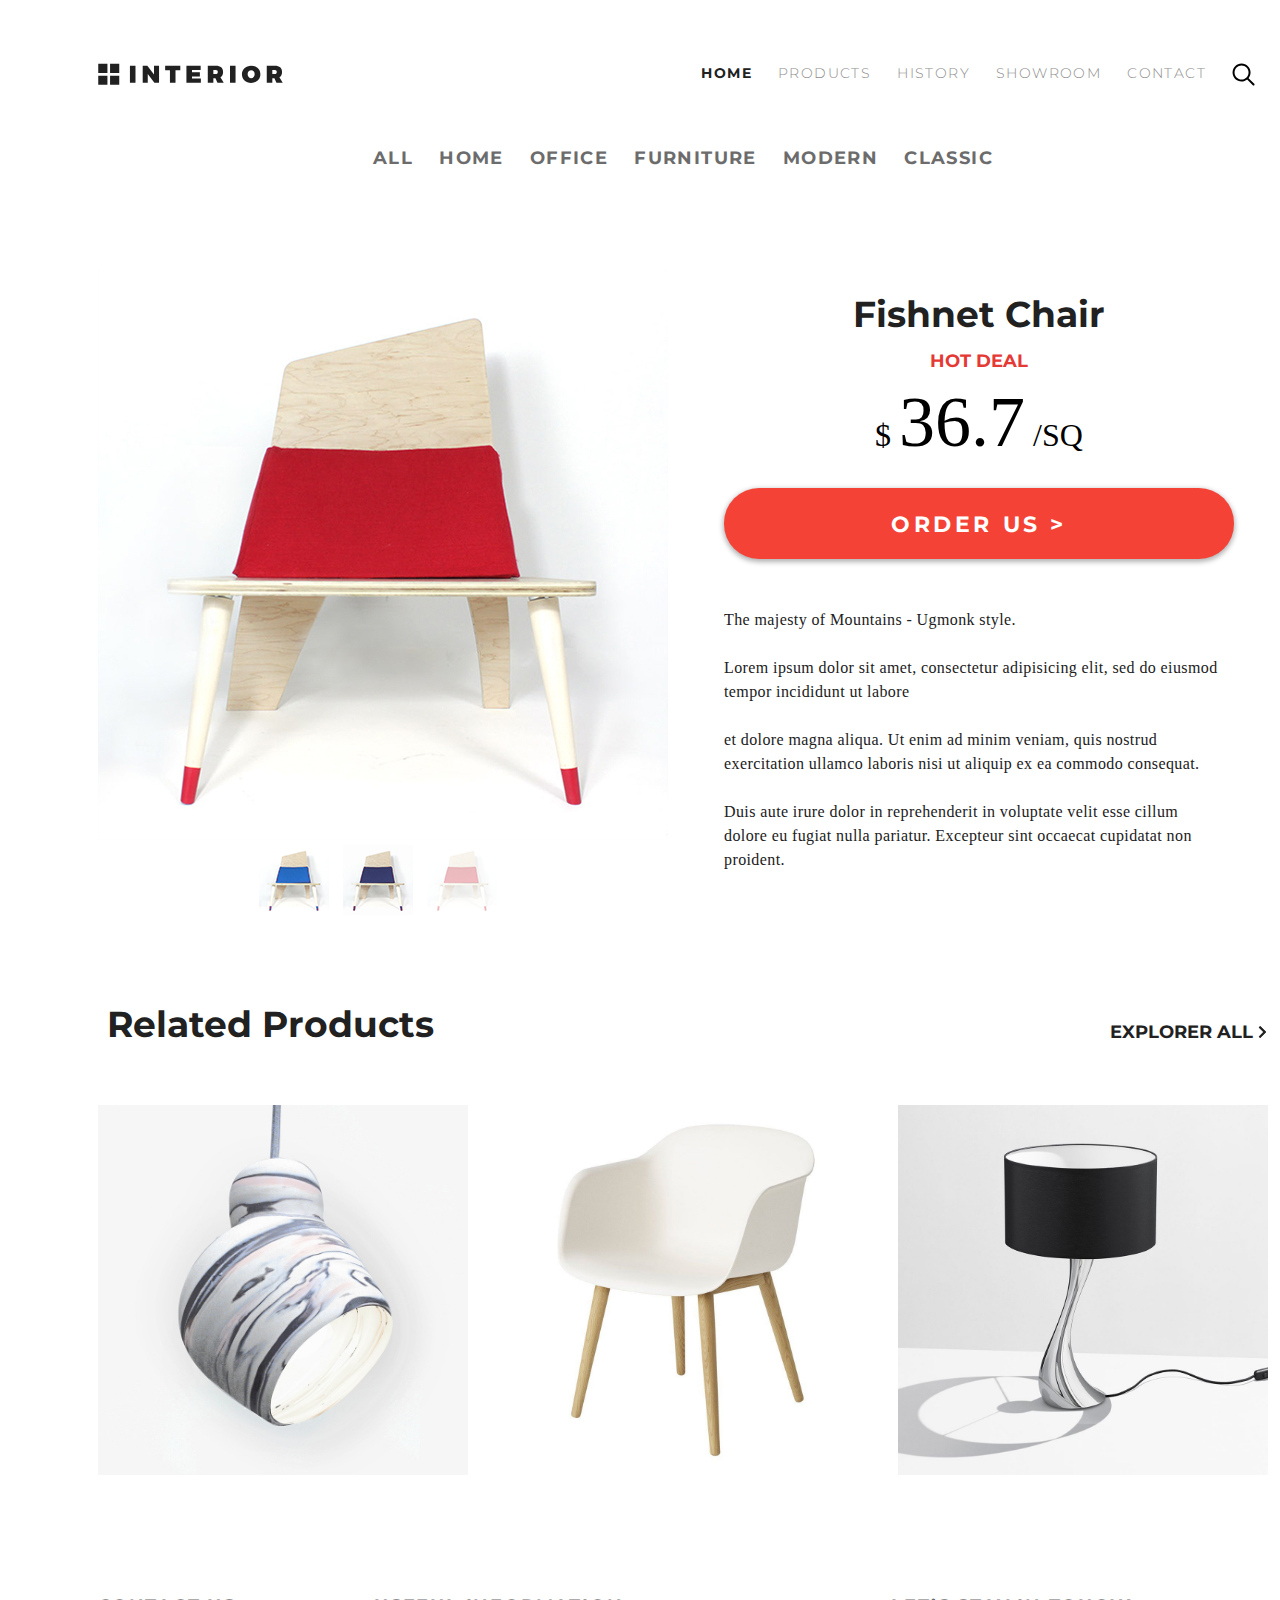
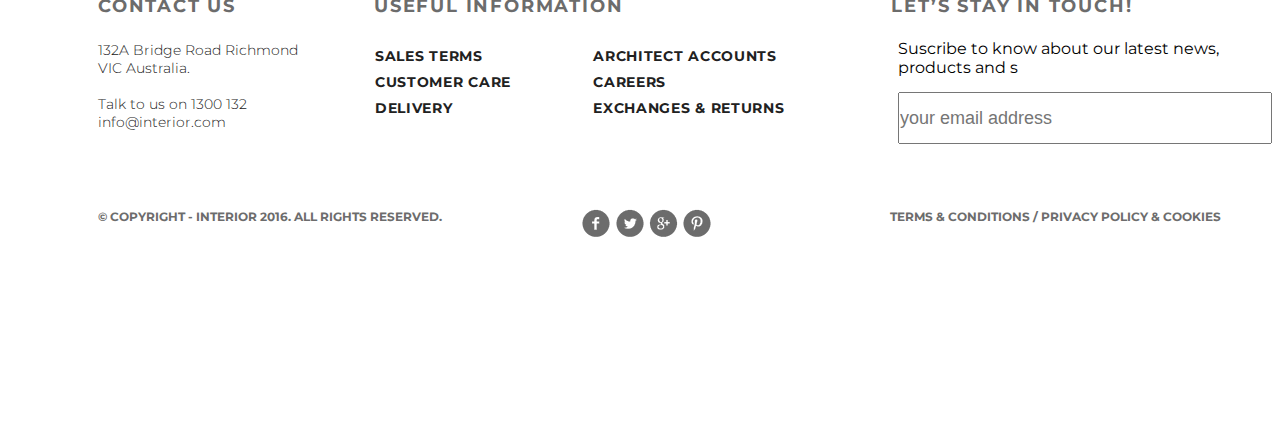
<file: product-deails.html>
<!DOCTYPE html>
<html lang="en">

<head>
    <link rel="stylesheet" href="style/style.css">
    <meta charset="UTF-8">
    <link href="https://fonts.googleapis.com/css?family=Montserrat:100,300,400,700&display=swap" rel="stylesheet">
    <link rel="shortcut icon" href="/img/favicon.ico" type="image/x-icon">
    <title>Product-deails</title>
</head>

<body>
    <div class="container">
        <div class="padding-site">
            <div class="header clearfix">
                <a href="index.html"><img src="img/logo.svg" alt="logo"></a>
                <ul class="menu clearfix">
                    <li class="menu-list"><a href="index.html" class="menu-link menu-link-active">HOME</a></li>
                    <li class="menu-list"><a href="products.html" class="menu-link menu-link-active3">PRODUCTS</a></li>
                    <li class="menu-list"><a href="#" class="menu-link menu-link-active3">HISTORY</a></li>
                    <li class="menu-list"><a href="product-deails.html" class="menu-link menu-link-active3">SHOWROOM</a></li>
                    <li class="menu-list"><a href="contact.html" class="menu-link menu-link-active3">CONTACT</a></li>
                    <li class="menu-list">
                        <a href="#" class="menu-link"><img src="img/search.svg" alt=""></a>
                    </li>
                </ul>
            </div>
        </div>
        <div class="products-details">
            <div class="menu_all menu3">
                <ul class="menu2 clearfix">
                    <li class="menu-list"><a href="#" class="menu-link2 menu-link-active">all</a></li>
                    <li class="menu-list"><a href="index.html" class="menu-link2 menu-link-active">home</a></li>
                    <li class="menu-list"><a href="#" class="menu-link2 menu-link-active">office</a></li>
                    <li class="menu-list"><a href="#" class="menu-link2 menu-link-active">furniture</a></li>
                    <li class="menu-list"><a href="#" class="menu-link2 menu-link-active">modern</a></li>
                    <li class="menu-list"><a href="#" class="menu-link2 menu-link-active">classic</a></li>
                </ul>
            </div>
            <div class="slider3">
                <div class="sliser3-picture"><img src="img/slider1.jpg" alt="">
                    <div class="product-option-line">
                        <a href=""><img class="product-option product-option-edge" src="img/controll.jpg" alt="/"></a>
                        <a href=""><img class="product-option" src="img/controll11.jpg" alt="/"></a>
                        <a href=""><img class="product-option option-inactive" src="img/controll2.jpg" alt="/"></a>
                    </div>
                </div>
                <div class="slider-text3">
                    <h2 class="slider-h3">Fishnet Chair</h2>
                    <p class="slider-trending2">Hot deal</p>
                    <p class="price"><font size='6'>$ </font>36.7<font size='6'> /sq</font></p>
                    <a href="" class="button2">
                        <p class="order">Order Us ></p>
                    </a>
                    <p class="slider-content2">The majesty of Mountains - Ugmonk style.
                        <br>
                        <br>Lorem ipsum dolor sit amet, consectetur adipisicing elit, sed do eiusmod tempor incididunt ut labore
                        <br>
                        <br>et dolore magna aliqua. Ut enim ad minim veniam, quis nostrud exercitation ullamco laboris nisi ut aliquip ex ea commodo consequat.
                        <br>
                        <br>Duis aute irure dolor in reprehenderit in voluptate velit esse cillum dolore eu fugiat nulla pariatur. Excepteur sint occaecat cupidatat non proident.</p>
                </div>
            </div>
        </div>
        <div class="featured2">
            <ul class="new">
                <li class="new-list"><a href="#" class="new-link new-link-active">Related Products</a></li>
            </ul>
            <a href="">
                <p class="explorer">Explorer All <img src="img/arrow.svg" alt=""> </p>
            </a>
        </div>
        <div class="trending1">
            <ul class="trending-table">
                <li class="trending-menu">
                    <a href="#" class="trending-link"><img src="img/product-11.jpg" alt="" class=""></a>
                </li>
                <li class="trending-menu">
                    <a href="#" class="trending-link"><img src="img/product-21.jpg" alt=""></a>
                </li>
                <li class="trending-menu">
                    <a href="#" class="trending-link"><img src="img/product-31.jpg" alt=""></a>
                </li>
            </ul>
        </div>
        <div class="footer">
            <div class="info">
                <div class="contact-us">
                    <ul class="contact-table">
                        <li class="contact-list"><a href="#" class="contact-link">Contact Us</a></li>
                        <li class="contact-list contact-list2"><a href="#" class="contact-link">Useful Information</a></li>
                        <li class="contact-list">Let’s Stay in Touch!</li>
                    </ul>
                </div>
                <div class="adress">
                    <p>132A Bridge Road Richmond VIC Australia.</p>
                    <br>
                    <p>Talk to us on 1300 132 info@interior.com</p>
                </div>
                <div class="useful">
                    <ul class="useful">
                        <li class="useful-list">Sales terms</li>
                        <li class="useful-list">Customer care</li>
                        <li class="useful-list">Delivery</li>
                    </ul>
                    <ul class="useful">
                        <li class="useful-list">Architect accounts </li>
                        <li class="useful-list">Careers</li>
                        <li class="useful-list">Exchanges & returns</li>
                    </ul>
                </div>
                <div class="let">
                    <ul class="let-menu">
                        <li class="let-list">Suscribe to know about our latest news, products and s </ul>
                </div>
                <div class="input">
                    <input class="input-form" type="password" placeholder="your email address"> </div>
            </div>
            <div class="">
                <ul class="last-menu">
                    <li class="last-list">© Copyright - INTERIOR 2016. All Rights Reserved.</li>
                    <li class="last-list"><img src="img/social-links.jpg" alt=""></li>
                    <li class="last-list last-list2">Terms & Conditions / Privacy policy & Cookies</li>
                </ul>
            </div>
        </div>
    </div>
</body>

</html>
</file>
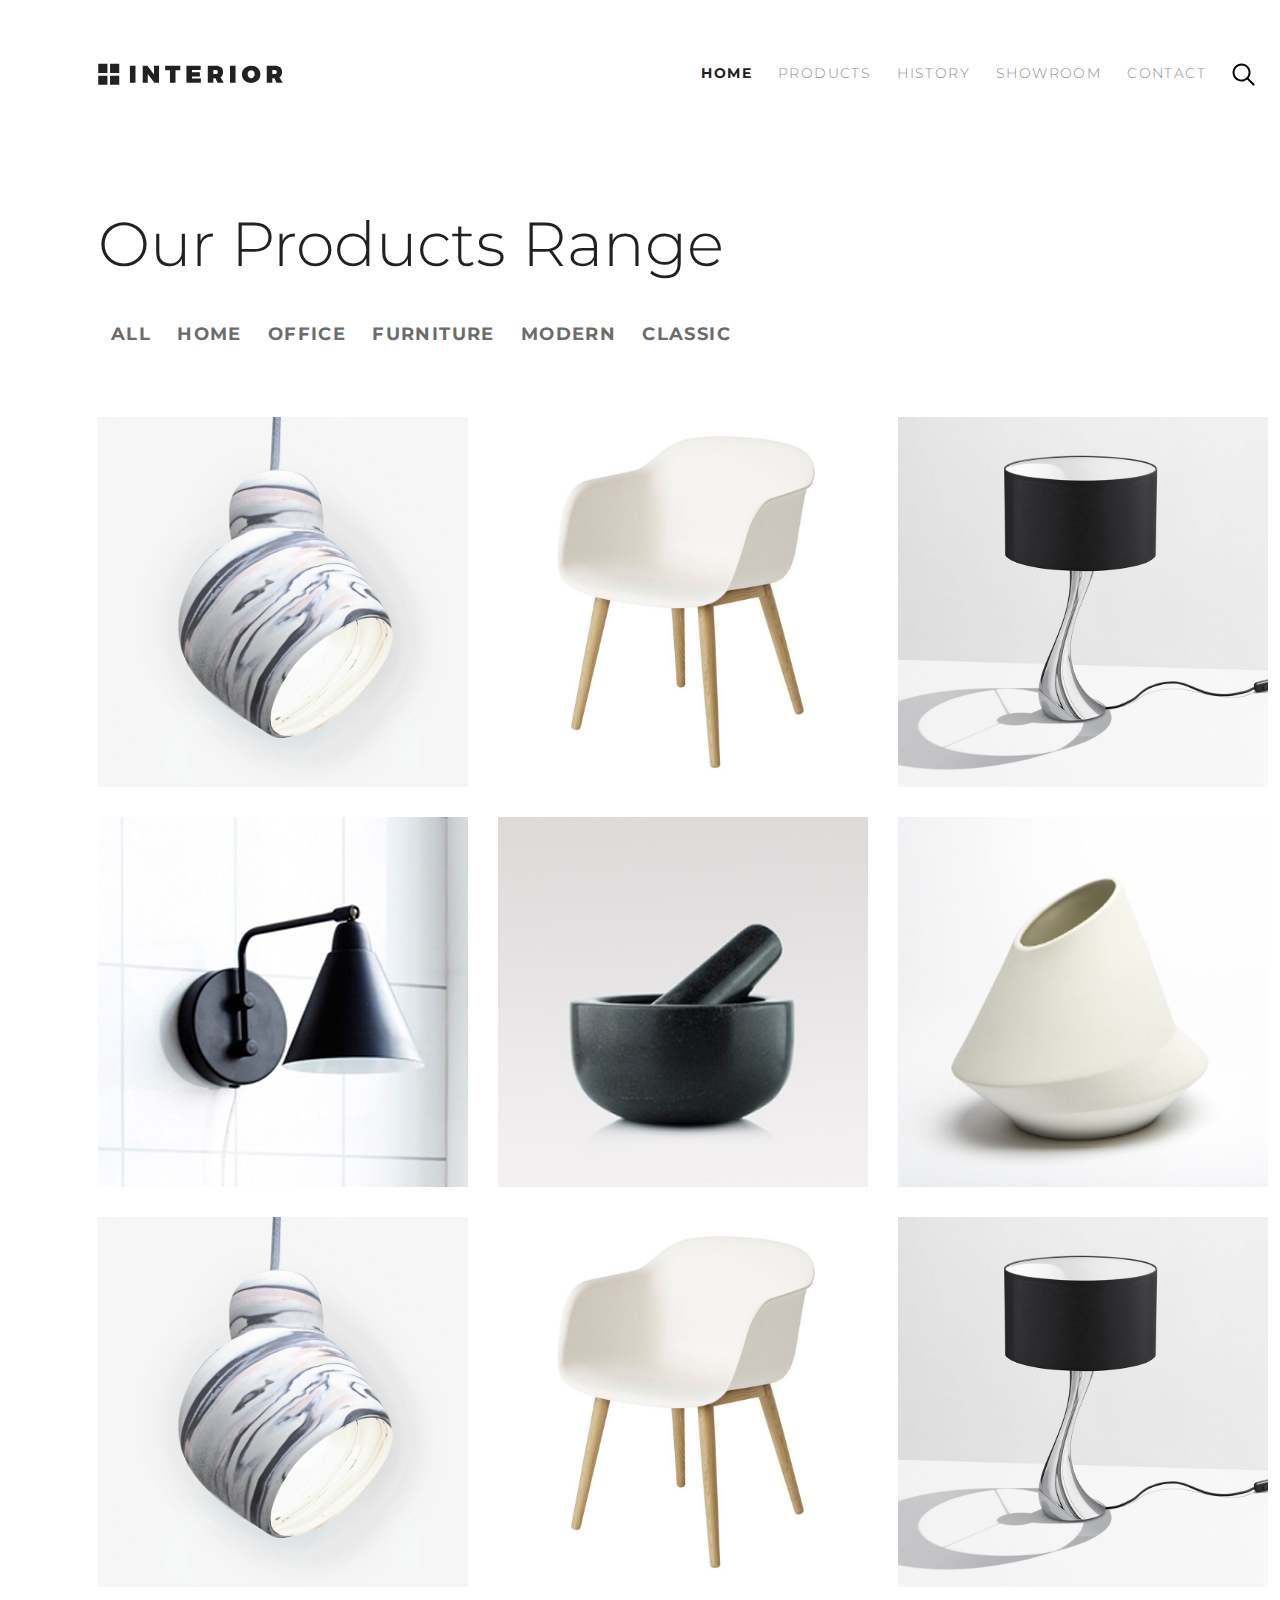
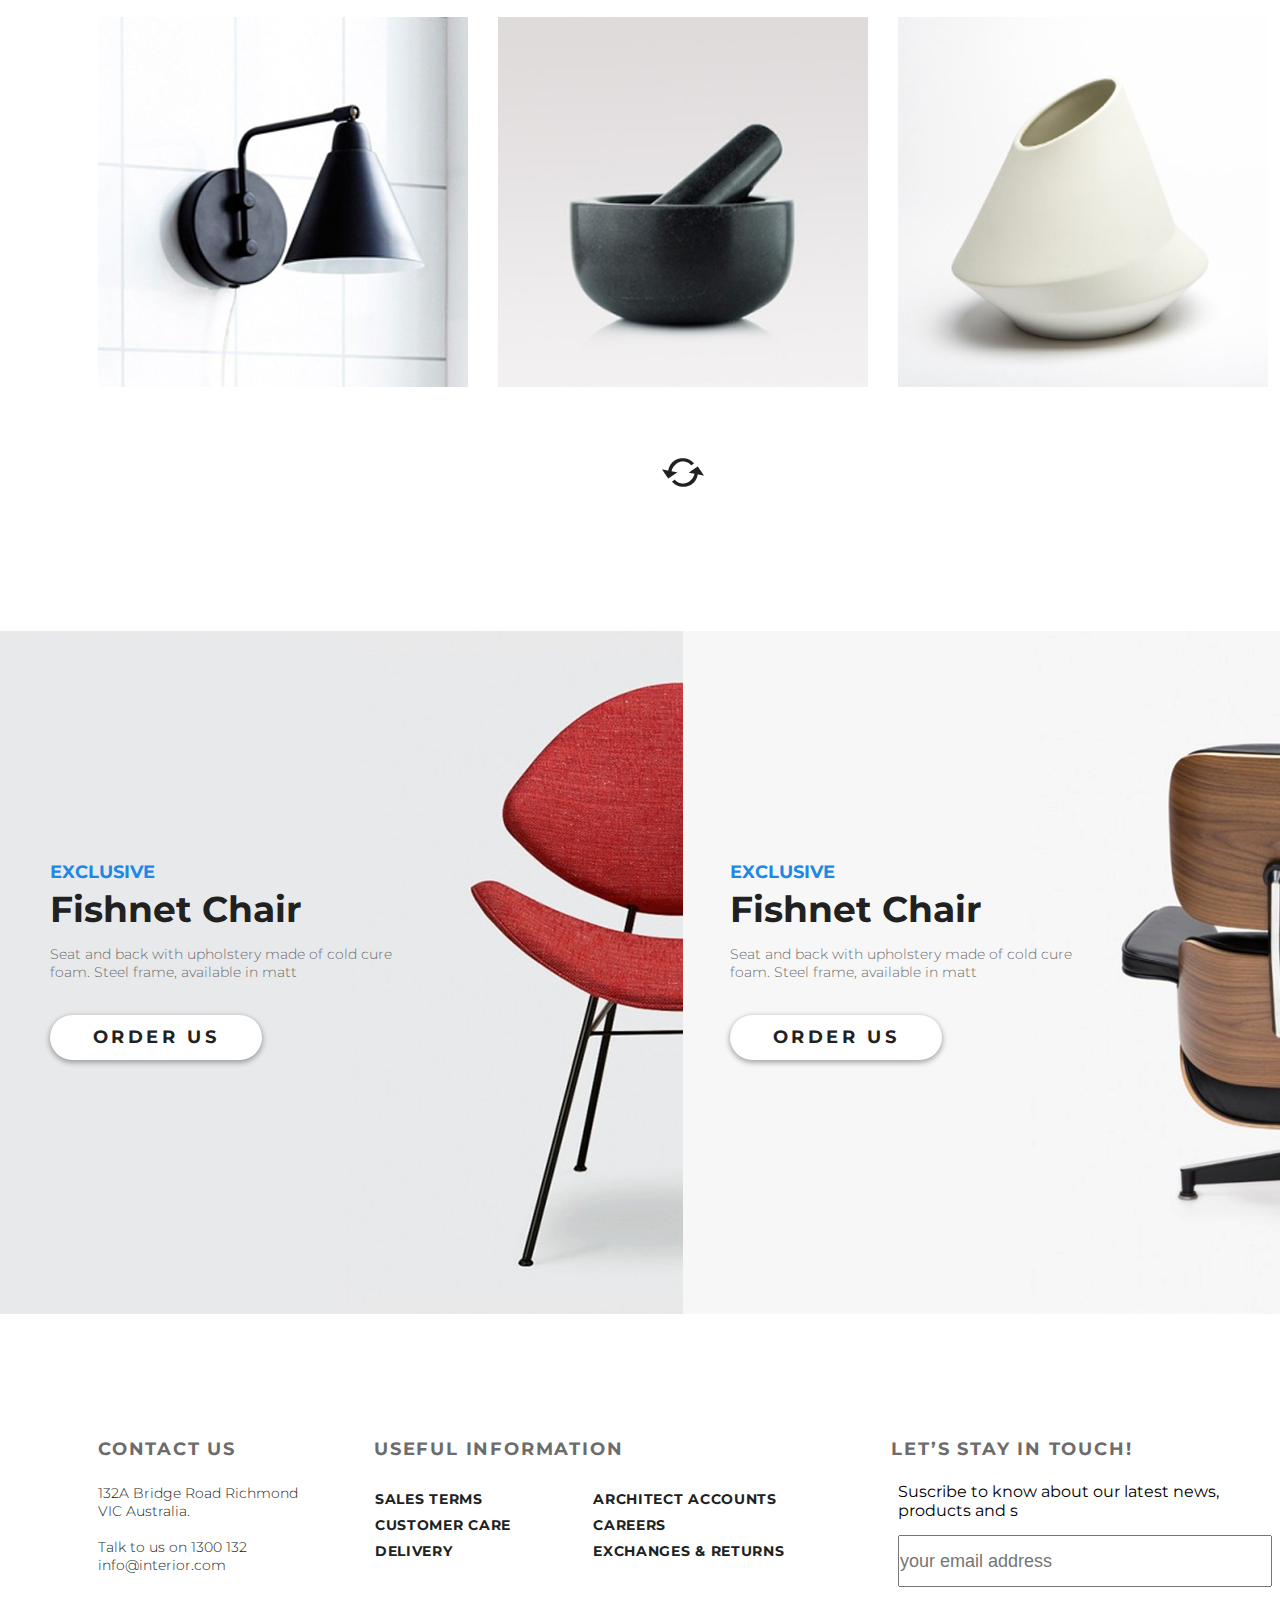
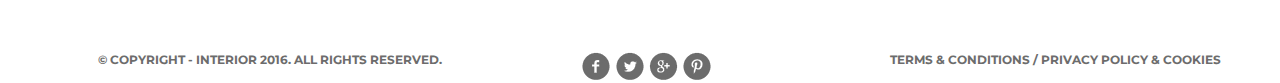
<file: products.html>
<!DOCTYPE html>
<html lang="en">

<head>
    <link rel="stylesheet" href="style/style.css">
    <meta charset="UTF-8">
    <link href="https://fonts.googleapis.com/css?family=Montserrat:100,300,400,700&display=swap" rel="stylesheet">
    <link rel="shortcut icon" href="/img/favicon.ico" type="image/x-icon">
    <title>Products</title>
</head>

<body>
    <div class="container">
        <div class="padding-site">
            <div class="header clearfix">
                <a href="index.html"><img src="img/logo.svg" alt="logo"></a>
                <ul class="menu clearfix">
                    <li class="menu-list"><a href="index.html" class="menu-link menu-link-active">HOME</a></li>
                    <li class="menu-list"><a href="products.html" class="menu-link menu-link-active3">PRODUCTS</a></li>
                    <li class="menu-list"><a href="#" class="menu-link menu-link-active3">HISTORY</a></li>
                    <li class="menu-list"><a href="product-deails.html" class="menu-link menu-link-active3">SHOWROOM</a></li>
                    <li class="menu-list"><a href="contact.html" class="menu-link menu-link-active3">CONTACT</a></li>
                    <li class="menu-list">
                        <a href="#" class="menu-link"><img src="img/search.svg" alt=""></a>
                    </li>
                </ul>
            </div>
        </div>
        <div class="top">
            <div class="our">
                <p>Our Products Range</p>
            </div>
            <div class="menu_all">
                <ul class="menu2 clearfix">
                    <li class="menu-list"><a href="#" class="menu-link2 menu-link-active">all</a></li>
                    <li class="menu-list"><a href="index.html" class="menu-link2 menu-link-active">home</a></li>
                    <li class="menu-list"><a href="#" class="menu-link2 menu-link-active">office</a></li>
                    <li class="menu-list"><a href="#" class="menu-link2 menu-link-active">furniture</a></li>
                    <li class="menu-list"><a href="#" class="menu-link2 menu-link-active">modern</a></li>
                    <li class="menu-list"><a href="#" class="menu-link2 menu-link-active">classic</a></li>
                </ul>
            </div>
        </div>
        <div class="trending_main">
            <div class="trending1">
                <ul class="trending-table">
                    <li class="trending-menu">
                        <a href="#" class="trending-link"><img src="img/product-11.jpg" alt="" class=""></a>
                    </li>
                    <li class="trending-menu">
                        <a href="#" class="trending-link"><img src="img/product-21.jpg" alt=""></a>
                    </li>
                    <li class="trending-menu">
                        <a href="#" class="trending-link"><img src="img/product-31.jpg" alt=""></a>
                    </li>
                </ul>
            </div>
            <div class="trending2">
                <ul class="trending-table">
                    <li class="trending-menu">
                        <a href="#" class="trending-link"><img src="img/product-41.jpg" alt="" class=""></a>
                    </li>
                    <li class="trending-menu">
                        <a href="#" class="trending-link"><img src="img/product-5.jpg" alt=""></a>
                    </li>
                    <li class="trending-menu">
                        <a href="#" class="trending-link"><img src="img/product-6.jpg" alt=""></a>
                    </li>
                </ul>
            </div>
            <div class="trending1">
                <ul class="trending-table">
                    <li class="trending-menu">
                        <a href="#" class="trending-link"><img src="img/product-11.jpg" alt="" class=""></a>
                    </li>
                    <li class="trending-menu">
                        <a href="#" class="trending-link"><img src="img/product-21.jpg" alt=""></a>
                    </li>
                    <li class="trending-menu">
                        <a href="#" class="trending-link"><img src="img/product-31.jpg" alt=""></a>
                    </li>
                </ul>
            </div>
            <div class="trending2">
                <ul class="trending-table">
                    <li class="trending-menu">
                        <a href="#" class="trending-link"><img src="img/product-41.jpg" alt="" class=""></a>
                    </li>
                    <li class="trending-menu">
                        <a href="#" class="trending-link"><img src="img/product-5.jpg" alt=""></a>
                    </li>
                    <li class="trending-menu">
                        <a href="#" class="trending-link"><img src="img/product-6.jpg" alt=""></a>
                    </li>
                </ul>
            </div>
        </div>
        <div class="promo-product2">
            <div class="refresh"> <img src="/img/refresh.png" alt=""> </div>
        </div>
        <ul class="table2">
            <li class="table-menu2"><img src="img/promo-img1.jpg" alt=""> </li>
            <li class="table-menu2"><img src="img/promo-img.jpg" alt=""> </li>
        </ul>
        <div class="promo-slider">
            <p class="exclusive">exclusive</p>
            <h2 class="slider-h3">Fishnet Chair</h2>
            <p class="slider-content3">Seat and back with upholstery made of cold cure foam. Steel frame, available in matt</p> <a href="" class="button">Order Us</a> </div>
        <div class="promo-slider2">
            <p class="exclusive">exclusive</p>
            <h2 class="slider-h3">Fishnet Chair</h2>
            <p class="slider-content3">Seat and back with upholstery made of cold cure foam. Steel frame, available in matt</p> <a href="" class="button">Order Us</a> </div>
        <div class="footer2">
            <div class="info">
                <div class="contact-us">
                    <ul class="contact-table">
                        <li class="contact-list"><a href="#" class="contact-link">Contact Us</a></li>
                        <li class="contact-list contact-list2"><a href="#" class="contact-link">Useful Information</a></li>
                        <li class="contact-list">Let’s Stay in Touch!</li>
                    </ul>
                </div>
                <div class="adress">
                    <p>132A Bridge Road Richmond VIC Australia.</p>
                    <br>
                    <p>Talk to us on 1300 132 info@interior.com</p>
                </div>
                <div class="useful">
                    <ul class="useful">
                        <li class="useful-list">Sales terms</li>
                        <li class="useful-list">Customer care</li>
                        <li class="useful-list">Delivery</li>
                    </ul>
                    <ul class="useful">
                        <li class="useful-list">Architect accounts </li>
                        <li class="useful-list">Careers</li>
                        <li class="useful-list">Exchanges & returns</li>
                    </ul>
                </div>
                <div class="let">
                    <ul class="let-menu">
                        <li class="let-list">Suscribe to know about our latest news, products and s </ul>
                </div>
                <div class="input">
                    <input class="input-form" type="password" placeholder="your email address"> </div>
            </div>
            <div class="">
                <ul class="last-menu">
                    <li class="last-list">© Copyright - INTERIOR 2016. All Rights Reserved.</li>
                    <li class="last-list"><img src="img/social-links.jpg" alt=""></li>
                    <li class="last-list last-list2">Terms & Conditions / Privacy policy & Cookies</li>
                </ul>
            </div>
        </div>
    </div>
</body>

</html>
</file>
<file: style/style.css>
* {
    margin: 0;
    padding: 0;
}

.container {
    width: 1366px;
    margin: 0 auto;
}

.slider {
    height: 800px;
    background-image: url(../img/slider-img.jpg);
    position: relative;
}

.pagination {
    text-align: center
    position: absolute;
    width: 1170px;
    bottom: 19px;
    text-align: center;
}

.header {
    padding-top: 63px;
}

.menu {
    float: right;
}

.menu-list {
    list-style-type: none;
    float: left;
}

.menu-link {
    color: #8c8c8c;
    font-size: 14px;
    font-weight: 300;
    text-transform: uppercase;
    /* Text style for "PRODUCTS" */
    font-weight: 300;
    text-decoration: none;
    letter-spacing: 1.4px;
    padding: 10px 13px;
}

.menu-link-active:hover {
    color: #212121;
    border-bottom: 3px solid #212121;
}

.menu-link-active3:hover {
    color: #212121
}

.menu-link-active {
    color: #212121;
    font-weight: 700;
    letter-spacing: 1.4px;
    border-bottom: 3px solid 212121;
    text-decoration: none;
}

body {
    font-family: 'Montserrat', sans-serif;
}

.products-details {
    width: 1366px;
    height: 793px
}

.clearfix:after {
    content: "";
    display: table;
    clear: both;
}

.padding-site {
    padding-left: 98px;
    padding-right: 98px;
}

.slider-text {
    margin-top: 283px;
}

.slider-trending {
    color: #43a047;
    font-size: 18px;
    font-weight: 700;
    text-transform: uppercase;
}

.slider-h2 {
    color: #212121;
    font-size: 62px;
    font-weight: 300;
    text-transform: uppercase;
}

.slider-h3 {
    color: #212121;
    font-family: Montserrat;
    font-size: 36px;
    font-weight: 700;
}

.slider-content {
    color: #6c6c6c;
    font-size: 14px;
    font-weight: 300;
    width: 488px;
    margin-top: 20px;
    margin-bottom: 20px;
    line-height: 24px;
}

.button {
    color: #212121;
    font-size: 18px;
    font-weight: 700;
    text-transform: uppercase;
    box-shadow: 0 2px 5px 1px rgba(33, 33, 33, 0.35);
    border-radius: 23px;
    background-color: #ffffff;
    width: 212px;
    height: 45px;
    line-height: 45px;
    text-align: center;
    display: inline-block;
    text-decoration: none;
    letter-spacing: 3.6px;
}

.button2 {
    color: #212121;
    font-size: 18px;
    font-weight: 700;
    text-transform: uppercase;
    box-shadow: 0 2px 5px 1px rgba(33, 33, 33, 0.35);
    border-radius: 35px;
    width: 510px;
    height: 71px;
    line-height: 45px;
    text-align: center;
    display: inline-block;
    text-decoration: none;
    letter-spacing: 3.6px;
    background-color: #f44336;
}

.order {
    padding-top: 25px;
    color: #ffffff;
    font-family: Montserrat;
    font-size: 22px;
    font-weight: 700;
    line-height: 24.01px;
    text-transform: uppercase;
}

.button:hover {
    font-size: 18px;
    background-color: #DCDCDC;
    font-weight: 700;
    text-transform: uppercase;
    width: 212px;
    height: 45px;
    line-height: 45px;
    text-align: center;
    display: inline-block;
    text-decoration: none;
    letter-spacing: 3.6px;
}
.price {
    padding-top: 26px;
    padding-bottom: 29px;
font-family: Gotham;
font-size: 36px;
font-weight: 300;
line-height: 48.02px;
/* Text style for "" */
font-size: 72px;
/* Text style for "36.7" */

text-transform: uppercase;
}
.price2 {
    font-size: 72px;
}
.button2:hover {
    background-color: #c23e34;
}

.circle {
    width: 30px;
    height: 30px;
    display: inline-block;
    background-color: #c7c7c7;
    border-radius: 50%;
    margin: 5px;
}

.circle-active {
    width: 40px;
    height: 40px;
    background-color: #212121;
    margin-bottom: 0px;
}

.circle:hover {
    background-color: #212121;
}

.featured {
    padding-top: 120px;
    padding-left: 98px;
    padding-right: 98px;
    position: relative;
    height: 82px;
}

.top {}

.new-list {
    list-style-type: none;
    float: left;
}

.new-link {
    text-decoration: none;
    color: #6c6c6c;
    font-family: Montserrat;
    font-size: 36px;
    font-weight: 700;
    padding: 0px 9px;
}

.new-link-active2:hover {
    color: #212121;
    border-bottom: 3px solid #000;
}

.new-link-active {
    color: #212121;
    font-family: Montserrat;
    font-size: 36px;
    font-weight: 700;
}

.explorer {
    float: right;
    width: 158px;
    height: 13px;
    color: #212121;
    font-family: Montserrat;
    font-size: 18px;
    font-weight: 700;
    line-height: 24px;
    text-transform: uppercase;
    padding-top: 18px;
}

.featured-product {
    margin-left: 98px;
    height: 270px;
}

.products {
    /*justify-content: space-around;*/
    display: flex;
    width: 1366px;
    height: 270px;
    float: left;
    display: flex;
    align-items: center;
    margin-left: 98px;
}

.product {
    position: relative;
    width: 270px;
    height: 270px;
    margin-right: 30px;
}

.product:hover .cover {
    display: flex;
    cursor: pointer;
}

.cover {
    display: none;
    position: absolute;
    left: 0;
    top: 0;
    width: 100%;
    height: 100%;
    background: rgba(255, 255, 255, 0.9);
    flex-direction: column;
    align-items: center;
    justify-content: center;
    text-align: center;
    padding: 10px;
    box-sizing: border-box;
}

.coverHead {
    color: #212121;
    font-size: 22px;
    font-weight: 700;
    margin: 10px 0;
}

.slider-h3 {
    color: #212121;
    font-family: Montserrat;
    font-size: 22px;
    font-weight: 700;
    line-height: 29.88px;
}

.sliLder-content2 {
    color: #6c6c6c;
    font-family: Montserrat;
    font-size: 14px;
    font-weight: 300;
    line-height: 21.91px;
}

.table2 {
    list-style-type: none;
}

.promo-product {
    margin-top: 390px;
    height: 683px;
    position: relative;
}

.promo-product2 {
    padding-top: 41px;
    padding-bottom: 140px;
    position: relative;
}

.refresh {
    text-align: center
}

.our {
    padding-left: 98px;
    height: 58px;
    color: #212121;
    font-family: "Montserrat";
    font-size: 62px;
    font-weight: 300;
    line-height: 72px;
    position: relative;
    padding-top: 118px
}

.table {
    padding-left: 98px;
    padding-top: 127px;
    margin-bottom: : 122px;
}

.contact {
    width: 370px;
    height: 370px;
    border: 1px solid #9c9c9c;
    background-color: #ffffff;
    float: left;
    text-align: center;
    padding-top: 48px;
}

.contact1 {
    margin-right: 30px;
}

.contact2 {
    margin-right: 30px;
}

.trending_main {
    padding-top: 72px;
    position: relative;
}

.menu_all {
    padding-left: 98px;
}

.menu2 {
    position: relative;
    padding-top: 57px;
}
.menu3 {
    padding-left: 360px;
}
.menu-link2 {
    width: 647px;
    height: 13px;
    color: #6c6c6c;
    font-family: Montserrat;
    font-size: 18px;
    font-weight: 700;
    text-transform: uppercase;
    letter-spacing: 1.4px;
    padding: 10px 13px;
    text-decoration: none;
}

.table-menu2 {
    float: left;
}

.promo-slider {
    position: absolute;
    margin-top: 230px;
    margin-left: 50px;
}

.promo-slider2 {
    float: right;
    position: absolute;
    margin-top: 230px;
    margin-left: 730px
}

.exclusive {
    color: #1e88e5;
    font-size: 18px;
    font-weight: 700;
    text-transform: uppercase;
    margin-bottom: 12px;
}

.slider-h3 {
    color: #212121;
    font-size: 36px;
    font-weight: 700;
    margin-bottom: 20px;
}

.slider-content3 {
    color: #6c6c6c;
    font-size: 14px;
    font-weight: 300;
    width: 374px;
    height: 36px;
    margin-bottom: 34px
}

.featured2 {
    padding-top: 119px;
    padding-left: 98px;
    padding-right: 98px;
    height: 103px;
}

.trending1 {
    margin-left: 98px;
    height: 370px;
}

.trending2 {
    margin-left: 98px;
    height: 370px;
    margin-top: 30px;
    padding-bottom: 30px;
}

.trending-link:hover {
    outline: 2px solid #D3D3D3;
}

.trending-table {
    list-style-type: none;
    float: left;
}

.trending-menu {
    float: left;
    padding-right: 30px
}

.slider2 {
    height: 800px;
    background-image: url(../img/slider.jpg);
    position: relative;
    margin-top: 120px
}

.slider3 {
    position: relative;
    margin-top: 101px;
    text-align: center;
}

.sliser3-picture {
    float: left;
    padding-left: 98px;
}

.product-option {
    padding-right: 10px;
}

.product-option:hover {
    opacity: 0.5;
    outline: 0.1px solid #f0f0f0;
}

.slider-text3 {
    float: right;
    padding-right: 132px;
    padding-top: 30px;
}

.slider-text2 {
    padding-left: 100px;
    padding-top: 287px
}

.product-picture {
    text-decoration: none;
    float: none;
    list-style-type: none;
}

.slider-content2 {
    text-align: left;
    width: 499px;
    height: 244px;
    color: #212121;
    font-family: Gotham;
    font-size: 16px;
    font-weight: 300;
    line-height: 24.01px;
    /* Text style for "The majest" */
    letter-spacing: 0.4px;
    padding-top: 49px;
}

.slider-trending2 {
    color: #e53935;
    font-size: 18px;
    font-weight: 700;
    text-transform: uppercase;
}

.exclusive-table {
    padding-top: 120px;
    height: 570px;
    padding-bottom: 120px;
}

.exclusive-product {
    padding-left: 98px;
    padding-right: 15px;
    position: absolute;
}

.exclusive-product2 {
    float: right;
    padding-right: 83px;
}

.exclusive-link {
    padding: 15px 15px 15px 15px;
}

.promo-slider2 {
    float: right;
    position: absolute;
    margin-top: 230px;
    margin-left: 730px
}

.exclusive-text {
    padding-top: 180px;
    padding-left: 130px;
    position: absolute;
    z-index: 1;
}

.back {
    height: 516px;
    background-image: url(../img/back-img.jpg);
    position: relative
}

.back-mobile {
    color: #6c6c6c;
    font-size: 18px;
    font-weight: 700;
    text-transform: uppercase;
}

.app {
    padding-left: 100px;
    padding-top: 120px;
}

.back-h3 {
    width: 407px;
    color: #212121;
    font-size: 52px;
    font-weight: 400;
    text-transform: uppercase;
}

.back-content3 {
    color: #6c6c6c;
    font-size: 22px;
    font-weight: 300;
}

.app-picture {
    padding-top: 30px
}

.footer {
    height: 450px;
}

.footer2 {
    float: left;
}

.footer3 {
    float: left;
    padding-top: 122px;
}

.contact_location {
    color: #212121;
    font-family: Montserrat;
    font-size: 22px;
    font-weight: 700;
    line-height: 29.88px;
    text-transform: uppercase;
    padding-top: 34px;
}

.contact_grey {
    color: #6c6c6c;
    font-family: Montserrat;
    font-size: 14px;
    font-weight: 700;
    line-height: 20px;
    padding-top: 23px;
}

.contact_black {
    font-family: "Montserrat - Bold";
    font-weight: 700;
}

.contact_adress {
    color: #212121;
    font-family: "Montserrat - Bold";
    font-weight: 700;
    /* Text style for "12 W 1st S" */
    font-family: "Montserrat Light";
    font-weight: 300;
}

.contact-table {
    list-style-type: none;
    margin-bottom: 120px;
}

.contact-list {
    float: left;
    color: #6c6c6c;
    font-size: 18px;
    font-weight: 700;
    text-transform: uppercase;
    /* Text style for "C, ontact" */
    letter-spacing: 1.8px;
    margin-right: 40px;
    margin-left: 98px;
}

.contact-link {
    text-decoration: none;
    color: #6c6c6c;
}

.contact-list2 {
    margin-right: 170px;
}

.adress {
    margin-top: 24px;
    margin-left: 98px;
    float: left;
    color: #212121;
    font-size: 14px;
    font-weight: 300;
    width: 221px;
}

.useful {
    list-style-type: none;
    margin-left: 28px;
    line-height: 26px;
    float: left;
    margin-right: 54px;
    margin-top: 13px;
    color: #212121;
    font-size: 14px;
    font-weight: 700;
    text-transform: uppercase;
    /* Text style for "Sales term" */
    letter-spacing: 0.7px;
}

.let-menu {
    list-style-type: none;
    width: 365px;
    margin-left: 898px;
    padding-top: 44px;
}

.input {
    padding-top: 15px;
    margin-left: 898px;
    width: 370px;
    height: 48px;
}

.input-form {
    width: 370px;
    height: 48px;
    color: #6c6c6c;
    font-size: 18px;
    font-weight: 300;
}

.last-list {
    list-style-type: none;
    padding-top: 69px;
    padding-left: 98px;
    padding-right: 42px;
    float: left;
    color: #6c6c6c;
    font-size: 12px;
    font-weight: 700;
    text-transform: uppercase;
}

.last-list2 {
    margin-left: 39px
}

.arrow {
    padding-bottom: 24px;
}

.circle-active {
    width: 40px;
    height: 40px;
    background-color: #212121;
    margin-bottom: 0px;
}
</file>
<file: work/style.css>
/* Общие классы и настройки */

/* Настройки блочных элементов */
* {
    margin: 0px;
    padding: 0px;
}

body{
    font-family: 'Montserrat', sans-serif;
}

a {
    text-decoration:none;
}

.block{
    padding: 120px 98px;
    overflow:hidden;
    box-sizing: border-box;
    position: relative;
}

.block270, .block270-cnt{
    display:block;
    width: 270px;
    height: 270px;
}

.block270-cnt{
    padding: 61px 32px 68px;
    border: 1px solid #9c9c9c;
    background-color: #ffffff;
    opacity: 0.9;
    text-align:center;
    box-sizing: border-box;
}

.block370{
    display:block;
    width: 370px;
    height: 370px;
}

.block683{
    position:relative;
    width: 683px;
    height: 683px;
    padding-top:228px;
    padding-left:50px;
    box-sizing:border-box;
}

.block570{
    position:relative;
    display:block;
    width: 570px;
    height: 570px;
    padding-top: 186px;
    padding-left: 30px;
    box-sizing: border-box;
}

.clearfix:after{
    content:"";
    display:table;
    clear:both;
}

.right{
    float:right;
}
.left{
    float:left;
}

.container{
    width: 1366px;
    margin: 0px auto;
    position:relative;
}

.slider{
    height: 800px;
}

.back{
    position:absolute;
    top: 0px;
    left: 0px;
    z-index:-1;
}
/* Настройки текстовых элементов */

.caption62{
    color: #212121;
    font-size: 62px;
    font-weight: 100;
    letter-spacing: -3.9px;
    text-transform: uppercase;
}
.caption36{
    color: #212121;
    font-size: 36px;
    font-weight: 700;
    letter-spacing:-1px;
    text-transform:capitalize;
    margin-top: 7px;
}

.caption22{
    color: #212121;
    font-size: 22px;
    font-weight: 700;
    margin-top: 15px;
}

.title18{
    font-size: 18px;
    font-weight: 700;
    text-transform: uppercase;
    margin-top: -4px;
}

.title14{
    color: #212121;
    font-size: 14px;
    font-weight: 700;
    line-height: 26px;
    text-transform: uppercase;
    letter-spacing: 0.3px;
}
.title12{
    color: #6c6c6c;
    font-size: 12px;
    font-weight: 700;
    line-height: 26px;
    text-transform: uppercase;
    letter-spacing: 0.6px;
}

.green{
    color: #43a047;
}

.blue{
    color: #1e88e5;
}

.red{
    color: #e53935;
}
.grey{
    color: #6c6c6c;
}

.content14{
    color: #6c6c6c;
    font-size: 14px;
    font-weight: 300;
    text-align:justify;
    letter-spacing:-0.5px;
    overflow:hidden;
    line-height:24px;
    max-height: 48px;

}
.content22{
    color: #6c6c6c;
    font-size: 22px;
    font-weight: 300;
}

/* Настрока кнопок */

/* Шрифт кнопок */
.btn, .btn48, .btn-long{
    display: block;
    color: #212121;
    font-size: 18px;
    font-weight: 700;
    text-transform: uppercase;
    letter-spacing: 3.6px;
    text-decoration:none;
    line-height:45px

}
/* Размер кнопок */
.btn{
    padding-top: 3px;
}
.btn48{
    /* Настройка формы кнопки */
    display:inline-block;
    box-sizing: border-box;
    padding-top: 5px;
    width: 48px;
    height: 48px;
    border-radius: 50%;
}
.btn-long{
    width: 212px;
    height: 45px;
    border-radius: 23px;
}

/* Настройка тени */
.btn48, .btn-long{
    box-shadow: 0 2px 5px 1px rgba(33, 33, 33, 0.35);
    background-color: #ffffff;
    text-align: center;
}
/* Настройка стрелики кнопки */
.btn-long:after{
    content:url(img/arrow12.svg);
    padding-left: 22px;
}
.btn:after{
    content:url(img/arrow12.svg);
    padding-left: 12px;
}
.btn48:after{
    content:url(img/arrow20.svg);
    padding-left: 1px;
}

/* Настроки нажатия кнопки */
.btn48:active, .btn-long:active{
    box-shadow:none;
}
/* КОНЕЦ Настрока кнопок */

/* Настройки меню */
.menu-list {
    list-style-type: none;
    float:left;
}

.menu-link{
    display:inline-block;
    color: #8c8c8c;
    font-size: 14px;
    font-weight: 300;
    text-transform: uppercase;
    letter-spacing: 1.4px;
    text-decoration: none;
    padding: 0px 13px 6px;
}
.menu-link:hover{
    color: #212121;
}

.menu-link-active {
    color: #212121;
    font-weight: 700;
    border-bottom: 3px solid #212121;
}

.search-btn{
    display: inline-block;
    width: 23px;
    height: 23px;
    background-image: url(img/search.svg);
}

/* КОНЕЦ Настройки меню */

/* Настройки  navigation */
.navigation{
    position:absolute;
    bottom: 19px;
    width:1170px;
    text-align: center;
    font-size: 0px;
}
.circle{
    background-color: #c7c7c7;
    width: 30px;
    height: 30px;
    display: inline-block;
    border-radius:50%;
    margin: 5px;
}

.circle:hover{
    background-color: #212121;
}

.circle-active {
    width: 40px;
    height: 40px;
    background-color: #212121;
    margin-bottom: 0px;
}
/* КОНЕЦ Настройки  navigation */

/* Настройки вкладок */
.tab-control{
    margin-top: -15px;
}

.tab-item{
    float:left;
    list-style-type:none;
}

.tab-link{
    display:block;
    color: #6c6c6c;
    text-decoration:none;
    letter-spacing:0px;
    padding: 0px 20px 12px 9px;
    border-bottom: 1px solid #6c6c6c;
}

.tab-link:hover{
    color: #212121;
}

.tab-link-active{
    color: #212121;
    padding: 0px 20px 10px 9px;
    border-bottom: 3px solid #212121;
}
/* КОНЕЦ Настройки вкладок */

/* Настройка списка товаров */
.product-list{
    overflow: hidden;
    margin-top: -30px;
    margin-left: -30px;
}

.product-item{
    list-style-type:none;
    float:left;
    position:relative;
    padding-top: 30px;
    padding-left: 30px;
}

.product-item-hover{
    display:none;
    top: 30px;
    position:absolute;
}

.product-item:hover .product-item-hover{
    display:block;
}
/* КОНЕЦ Настройка списка товаров */

/* настроки индивидуальные */
#slider1-body{
    padding-top: 253px;
}

#slider2-body{
    padding-top: 167px;
}

.slider .content14{
    width: 458px;
    padding-top: 11px;
    padding-bottom: 28px;
}

.block683 .content14{
    width: 374px;
    padding-top: 8px;
    padding-bottom: 30px;
}

.block570 .content14{
    width: 332px;
    padding-top: 8px;
    padding-bottom: 30px;
}

.block270-cnt .content14{
    padding-top: 10px;
    text-align: center;
}

#featured-list{
    margin-top: 20px;
}

#trending-header .caption36{
    padding-top: 0px;
    margin-top: -5px;
}

#trending-header{
    margin-bottom: 53px;
    margin-top: -1px;
}

/* Настройки header */
header{
    width: 1170px;
    position:absolute;
    top: 0px;
    z-index:1;
    padding: 63px 98px 0px;
}

/* Настройки блока mobile */
#mobile{
    padding-top: 125px;
    background-image: url(img/phone_bg.jpg);
    height: 516px;
}

#mobile .caption62{
    width: 410px;
}
#mobile .content22{
    padding-top: 6px;
    padding-bottom: 31px;
}

.store{
    margin-right: 10px;
}

/* КОНЕЦ Mobile */

/* Настройки footer */
footer {
    background-color: #f7f7f7;
    padding: 120px 98px 30px 98px;
}
#contact-block, #useful-block, #subscribe-block{
    height: 206px;
}

#contact-block{
    width: 270px;
    padding-right: 30px;
}
#useful-block{
    width: 470px;
    padding-right: 30px;
}

#subscribe-block{
    width: 370px;
}

footer .content14{
    color: #212121;
    line-height:22px;
    padding-top: 24px;
    padding-bottom: 26px;
    max-height: 170px;
}

.tel-link{
    color: #212121;
}
.tel-link:hover{
    color: #6c6c6c;
}

.useful-list{
    overflow: hidden;
    padding-top: 24px;
}

.useful-item{
    list-style-type:none;
    float:left;
    width:235px;
}
.useful-item:hover .title14{
    color: #6c6c6c;
}

#subscribe-form{
    position:relative
}

#subscribe{
    width: 370px;
    height: 0px;
    padding: 24px 36px 24px 19px;
    border: 1px solid #d9dee1;
    box-sizing:border-box;
    background-color: #ffffff;
    font-family: 'Montserrat', sans-serif;
}

#submit{
    position:absolute;
    top: 0px;
    right: 0px;
    width: 20px;
    height: 20px;
    padding: 14px;
    padding-left: 0px;
}
#submit:focus{
    outline:none;
}

#footer-bottom{
    overflow:hidden;
}

#footer-bottom .title12{
    width: 400px;
}
#footer-bottom .title12.right{
    text-align: right;
}
#footer-bottom .title12.right:hover{
    color: #212121;
}
.social{
    width:370px;
    text-align: center;
}
.social-img{
    width: 28px;
}
/* КОНЕЦ Настройки footer */
</file>
